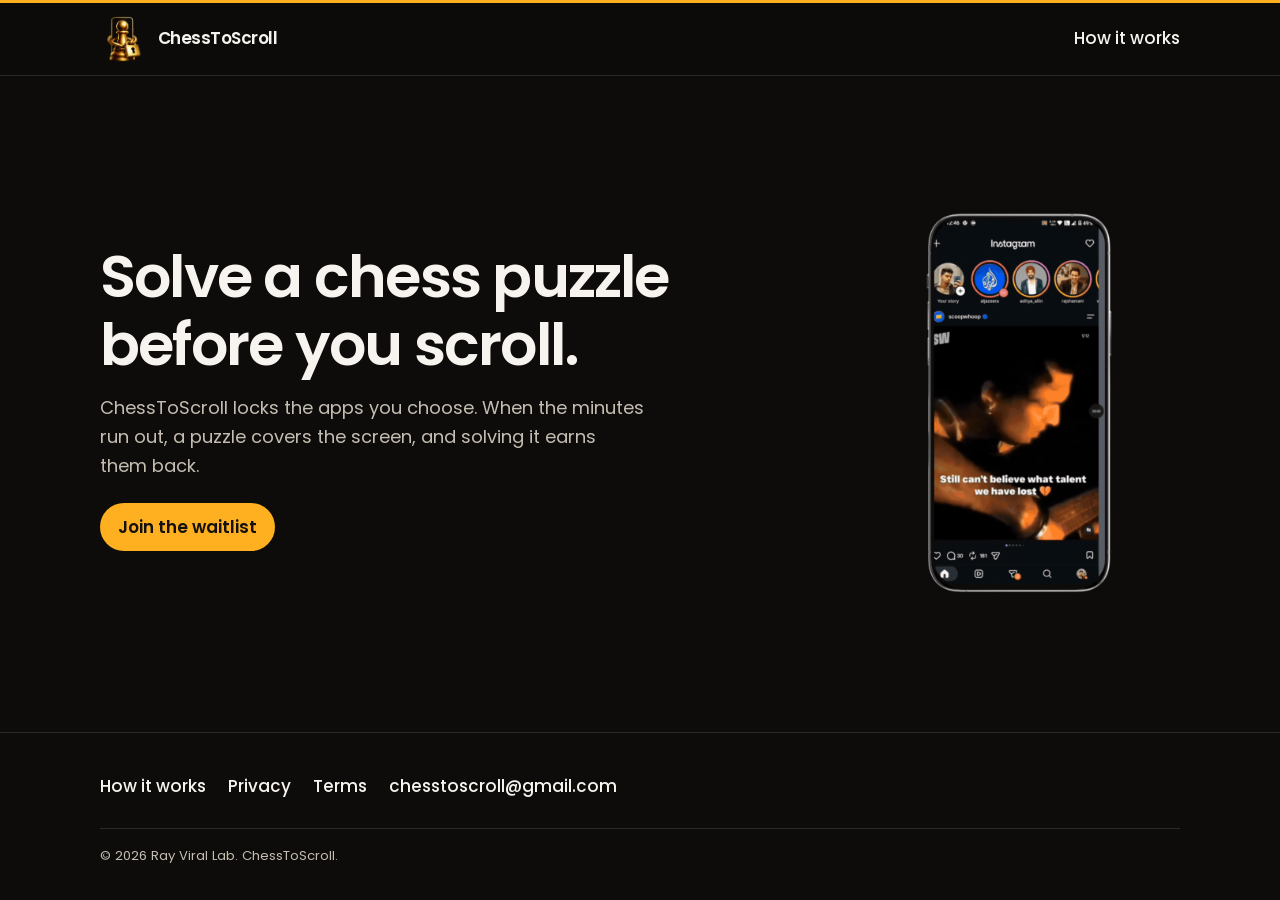
<file: index.html>
<!DOCTYPE html>
<html lang="en">
<head>
  <meta charset="utf-8">
  <meta name="viewport" content="width=device-width, initial-scale=1">
  <title>Solve a Chess Puzzle Before You Scroll | ChessToScroll</title>
  <meta name="description" content="ChessToScroll locks the apps you choose. Solve a chess puzzle to earn the minutes back, then spend them or save them. Android app. iOS on the way.">
  <link rel="canonical" href="https://chesstoscroll.com/">
  <meta name="theme-color" content="#0E0C0A">
  <meta name="robots" content="index,follow,max-image-preview:large,max-snippet:-1,max-video-preview:-1">
  <meta name="application-name" content="ChessToScroll">
  <meta property="og:type" content="website">
  <meta property="og:site_name" content="ChessToScroll">
  <meta property="og:title" content="Solve a Chess Puzzle Before You Scroll | ChessToScroll">
  <meta property="og:description" content="ChessToScroll locks the apps you choose. Solve a chess puzzle to earn the minutes back, then spend them or save them.">
  <meta property="og:url" content="https://chesstoscroll.com/">
  <meta property="og:locale" content="en_US">
  <meta property="og:image" content="https://chesstoscroll.com/og.png">
  <meta property="og:image:width" content="1200">
  <meta property="og:image:height" content="630">
  <meta property="og:image:alt" content="ChessToScroll. Solve a chess puzzle before you scroll.">
  <meta name="twitter:card" content="summary_large_image">
  <meta name="twitter:title" content="Solve a Chess Puzzle Before You Scroll | ChessToScroll">
  <meta name="twitter:description" content="Lock the apps you choose. Solve a chess puzzle to earn the minutes back.">
  <meta name="twitter:image" content="https://chesstoscroll.com/og.png">
  <link rel="icon" href="logo.png" type="image/png">
  <link rel="sitemap" type="application/xml" href="sitemap.xml">
  <link rel="alternate" hreflang="en" href="https://chesstoscroll.com/">
  <link rel="alternate" hreflang="x-default" href="https://chesstoscroll.com/">
  <link rel="stylesheet" href="styles.css">
  <script type="application/ld+json">
  {
    "@context": "https://schema.org",
    "@graph": [
      {
        "@type": "Organization",
        "@id": "https://chesstoscroll.com/#org",
        "name": "ChessToScroll",
        "legalName": "Ray Viral Lab",
        "url": "https://chesstoscroll.com/",
        "email": "chesstoscroll@gmail.com",
        "logo": "https://chesstoscroll.com/logo.png"
      },
      {
        "@type": "WebSite",
        "@id": "https://chesstoscroll.com/#website",
        "url": "https://chesstoscroll.com/",
        "name": "ChessToScroll",
        "description": "Solve a chess puzzle before you scroll.",
        "publisher": { "@id": "https://chesstoscroll.com/#org" }
      },
      {
        "@type": "SoftwareApplication",
        "name": "ChessToScroll",
        "applicationCategory": "LifestyleApplication",
        "operatingSystem": "Android",
        "url": "https://chesstoscroll.com/",
        "downloadUrl": "https://play.google.com/store/apps/details?id=com.hintapp.chesslock",
        "description": "ChessToScroll locks the apps you choose. Solve a chess puzzle to earn minutes back. Screen time should go down. Your chess should get better.",
        "publisher": { "@id": "https://chesstoscroll.com/#org" },
        "featureList": [
          "Lock selected apps behind a chess puzzle",
          "Checkmate puzzles from mate in 1 to mate in 4",
          "Minutes bank and daily streak",
          "No account, progress stays on the phone"
        ]
      }
    ]
  }
  </script>
</head>
<body>
  <a class="skip" href="#main">Skip to content</a>
  <header class="site-header nav-simple">
    <div class="bar">
      <a class="logo" href="index.html">
        <img src="logo.png" width="48" height="48" alt="">
        <span>ChessToScroll</span>
      </a>
      <input class="nav-toggle" type="checkbox" id="nav-toggle">
      <label class="nav-burger" for="nav-toggle"><span class="sr-only">Menu</span><span class="bars" aria-hidden="true"></span></label>
      <nav class="nav" id="site-nav" aria-label="Primary">
        <a href="how-it-works.html">How it works</a>
      </nav>
    </div>
  </header>
  <main id="main">
    <section class="hero">
      <div class="wrap hero-grid">
        <div>
          <h1>Solve a chess puzzle before you scroll.</h1>
          <p class="lede">ChessToScroll locks the apps you choose. When the minutes run out, a puzzle covers the screen, and solving it earns them back.</p>
          <div class="hero-actions">
            <a class="btn" href="https://tally.so/r/zx6x1Z" target="_blank" rel="noopener noreferrer">Join the waitlist</a>
          </div>
        </div>
        <figure class="phone-figure">
          <img class="phone-demo" src="intro.gif" width="810" height="1012" alt="A phone showing Instagram shortcuts and a search for Instagram.">
        </figure>
      </div>
    </section>
  </main>
  <footer class="site-footer">
    <div class="wrap footer-mini">
      <a href="how-it-works.html">How it works</a>
      <a href="privacy.html">Privacy</a>
      <a href="terms.html">Terms</a>
      <a href="mailto:chesstoscroll@gmail.com">chesstoscroll@gmail.com</a>
    </div>
    <div class="wrap legal-line">
      <p>© 2026 Ray Viral Lab. ChessToScroll.</p>
    </div>
  </footer>
</body>
</html>
</file>
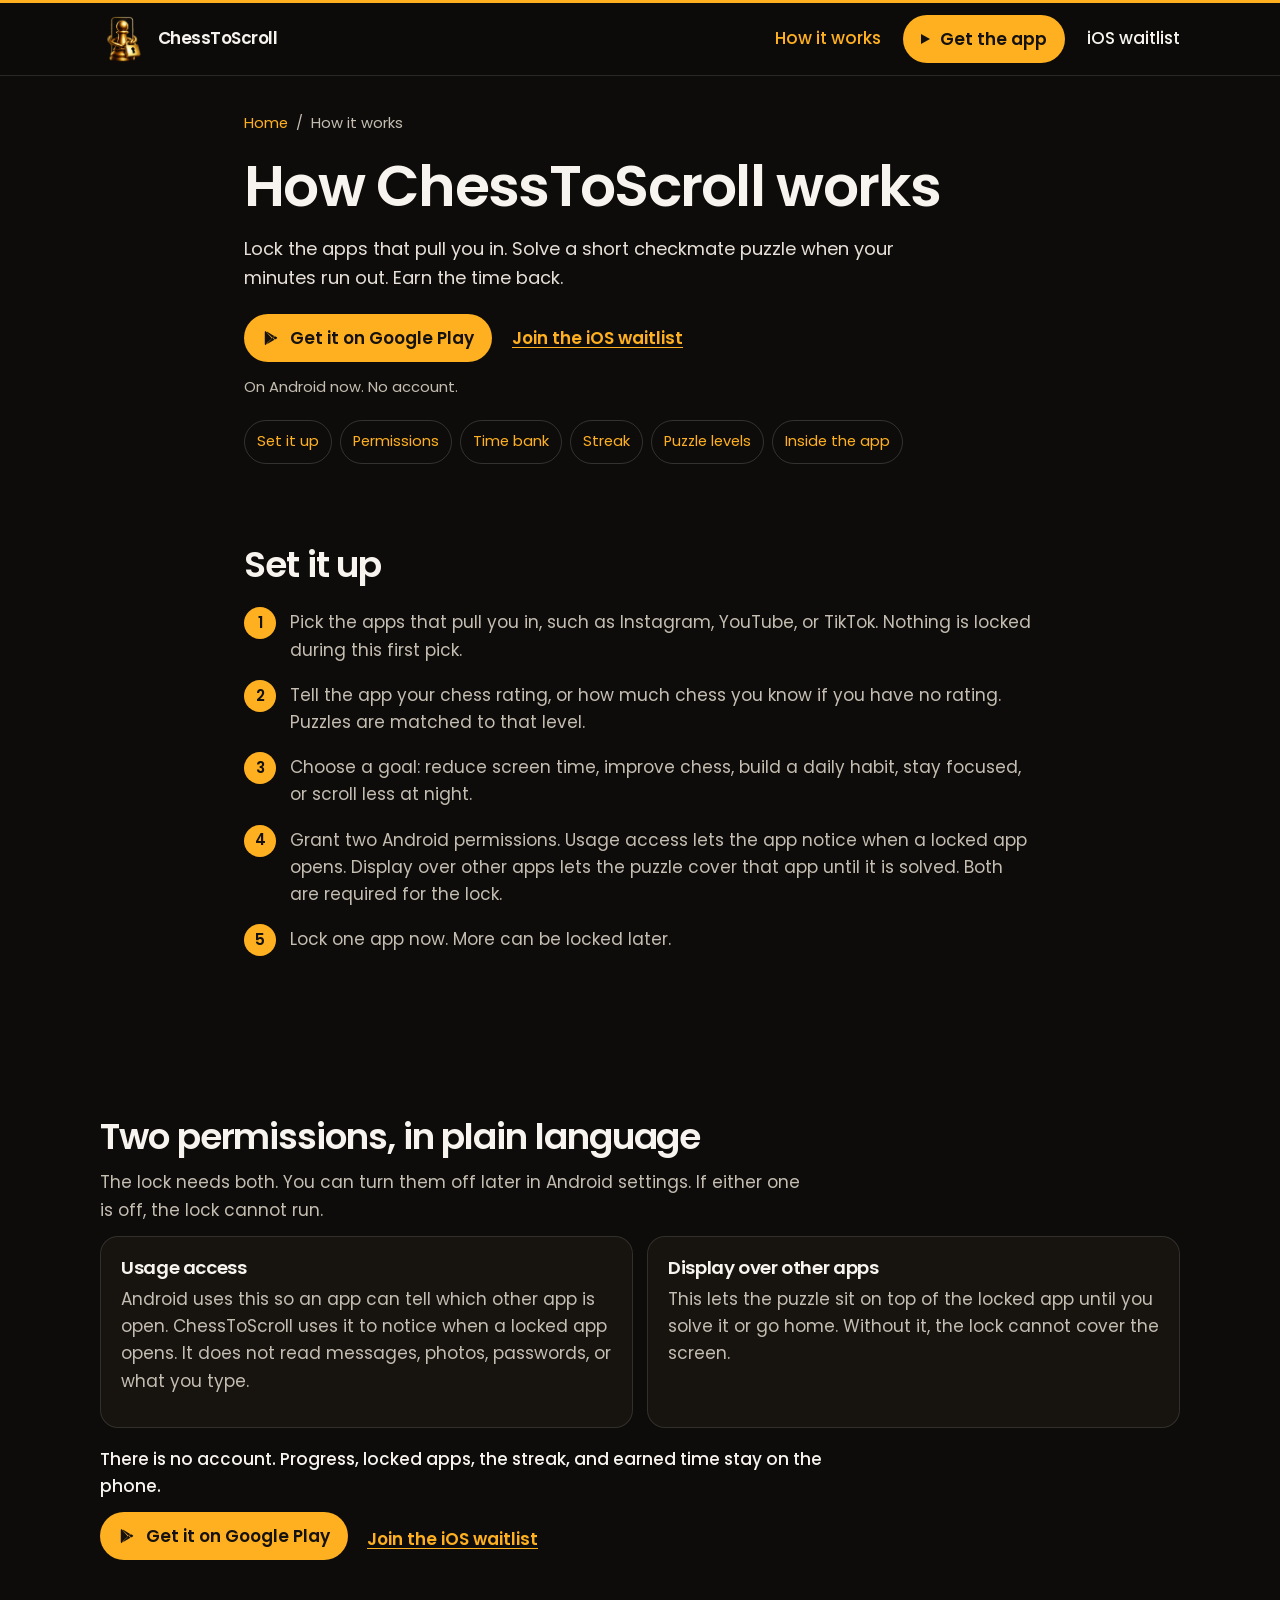
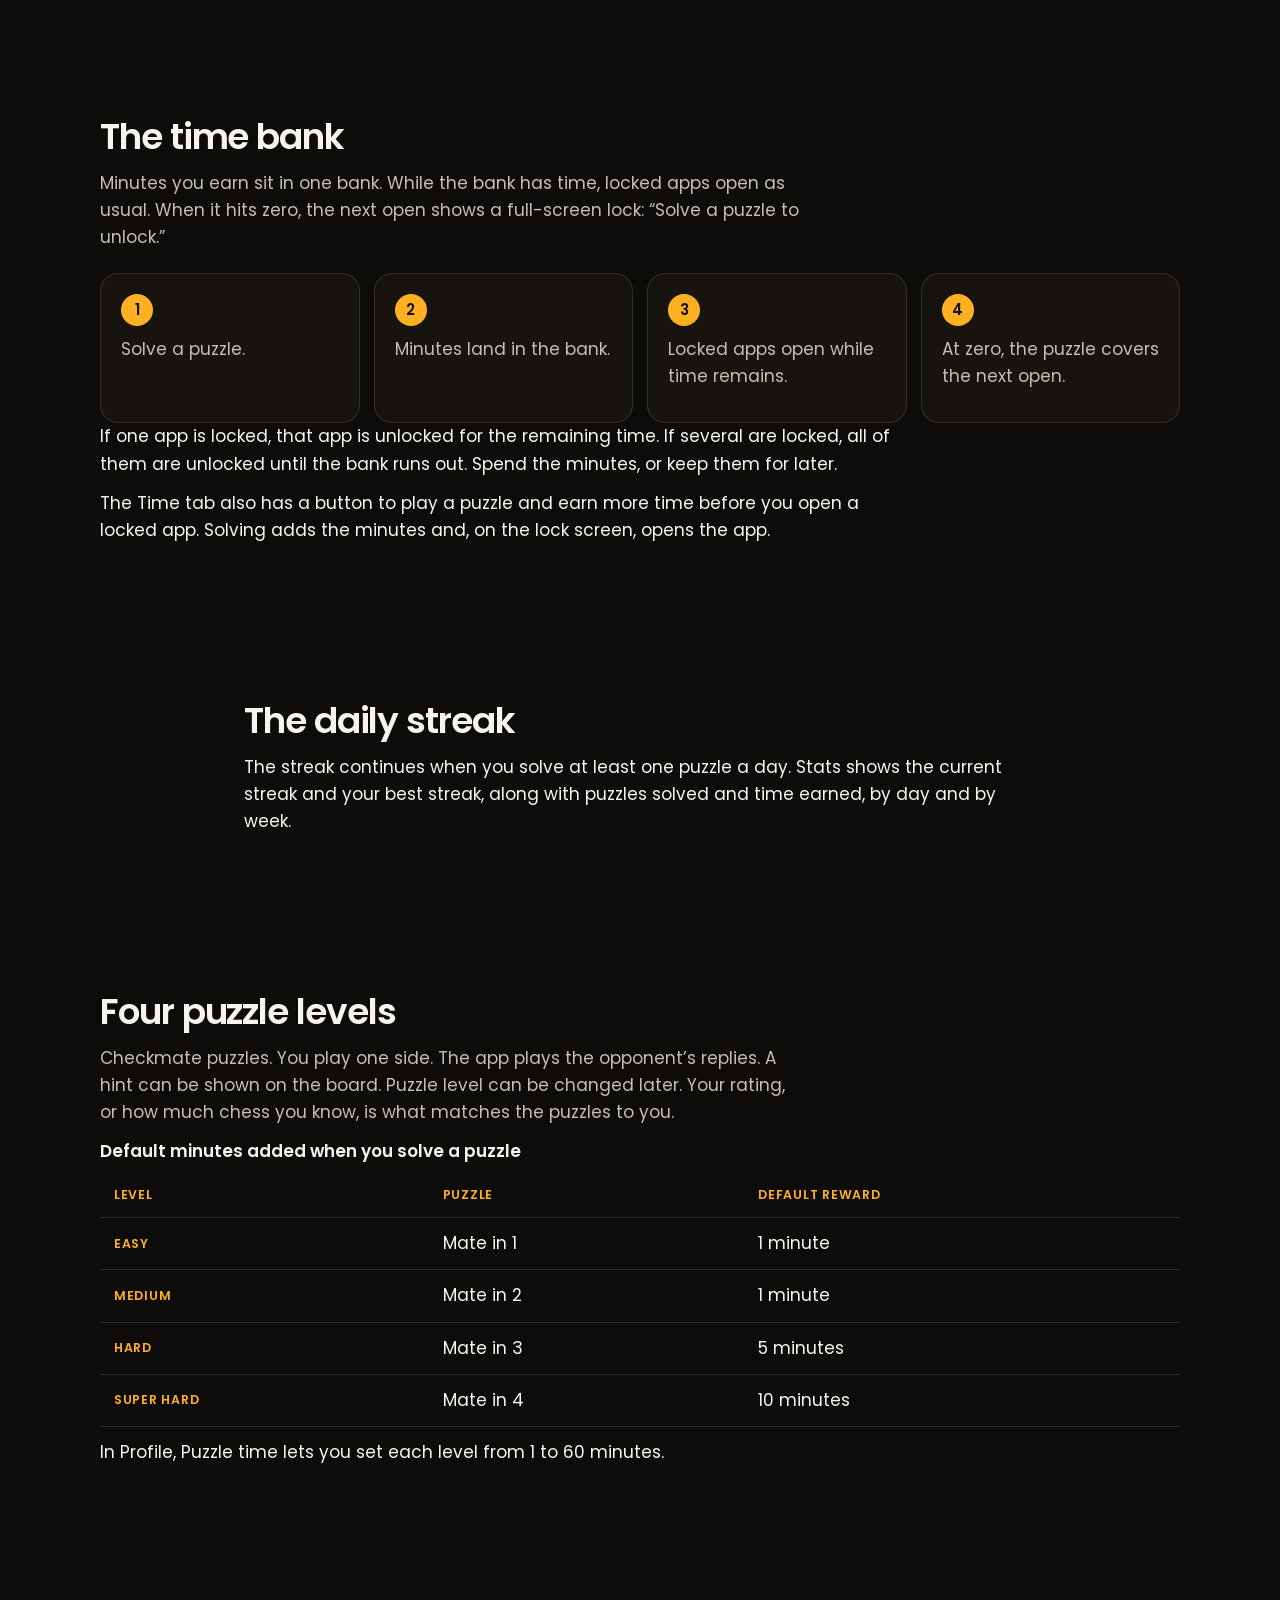
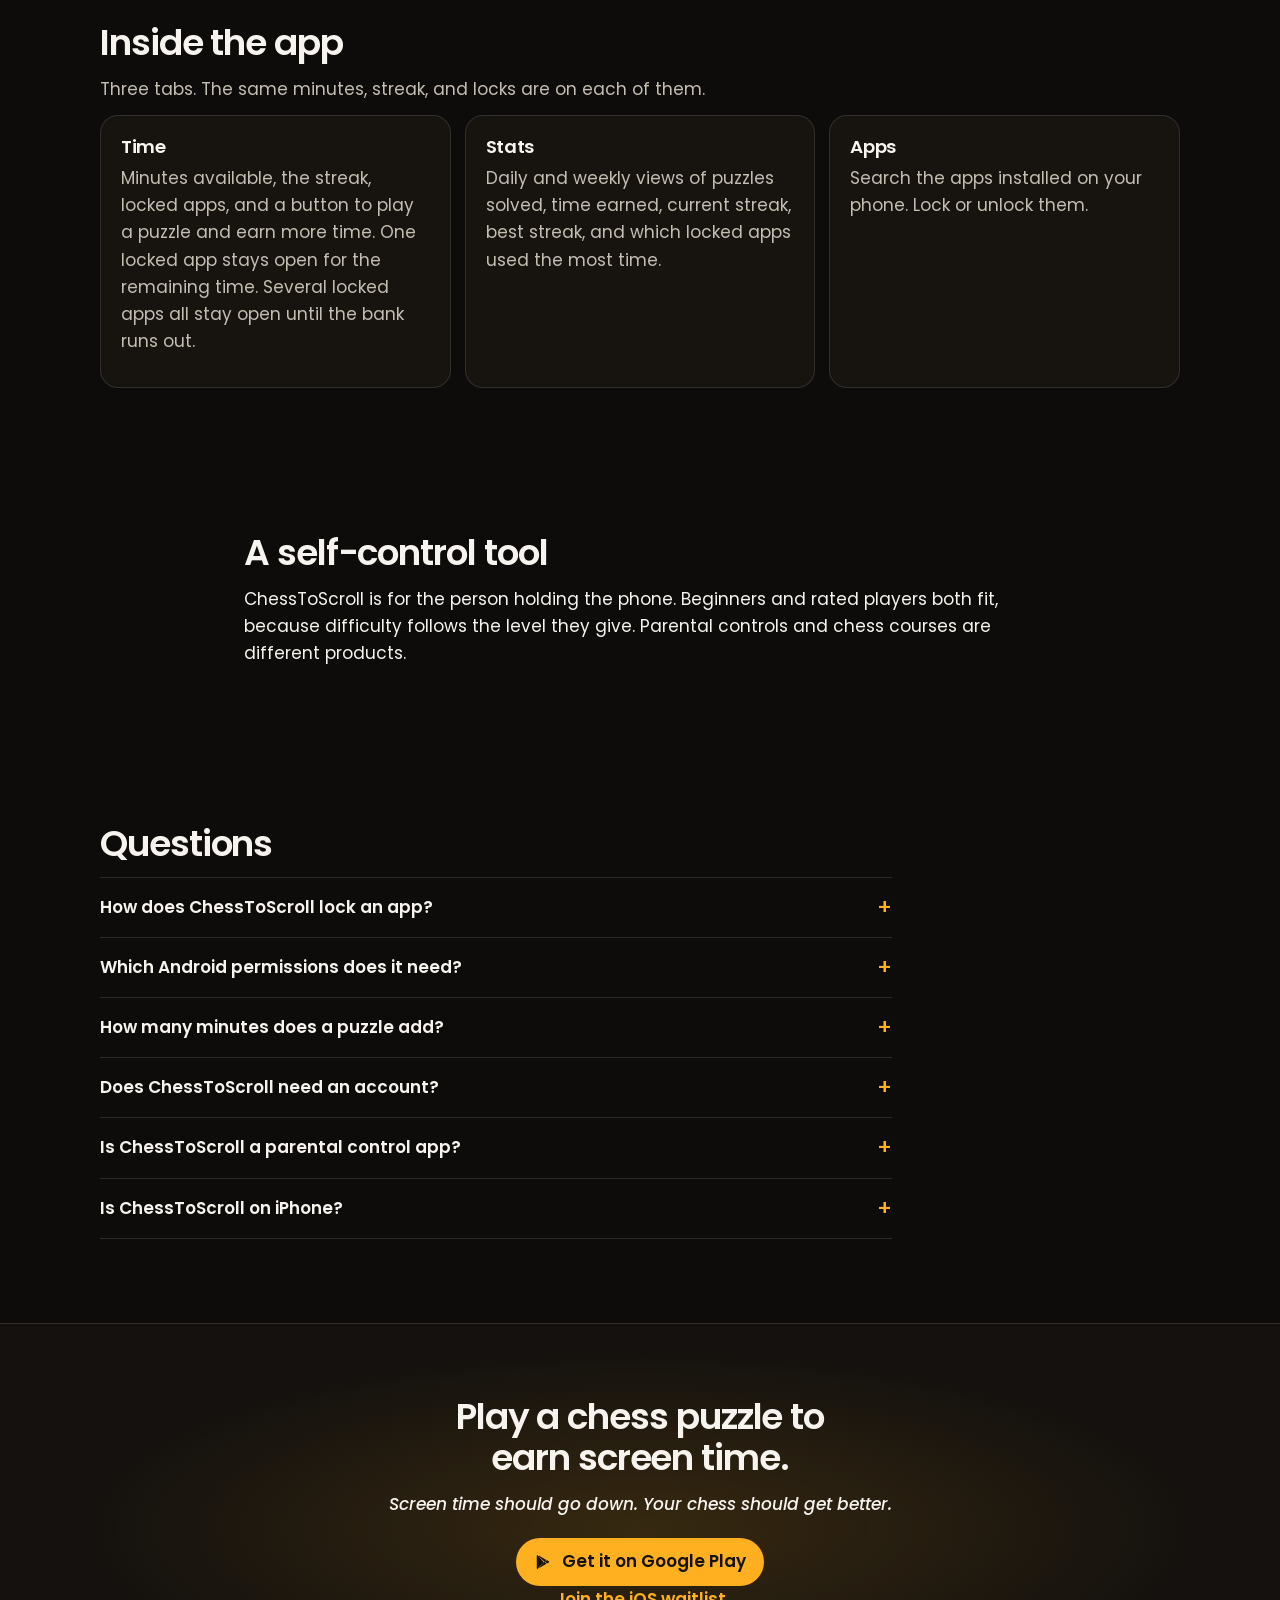
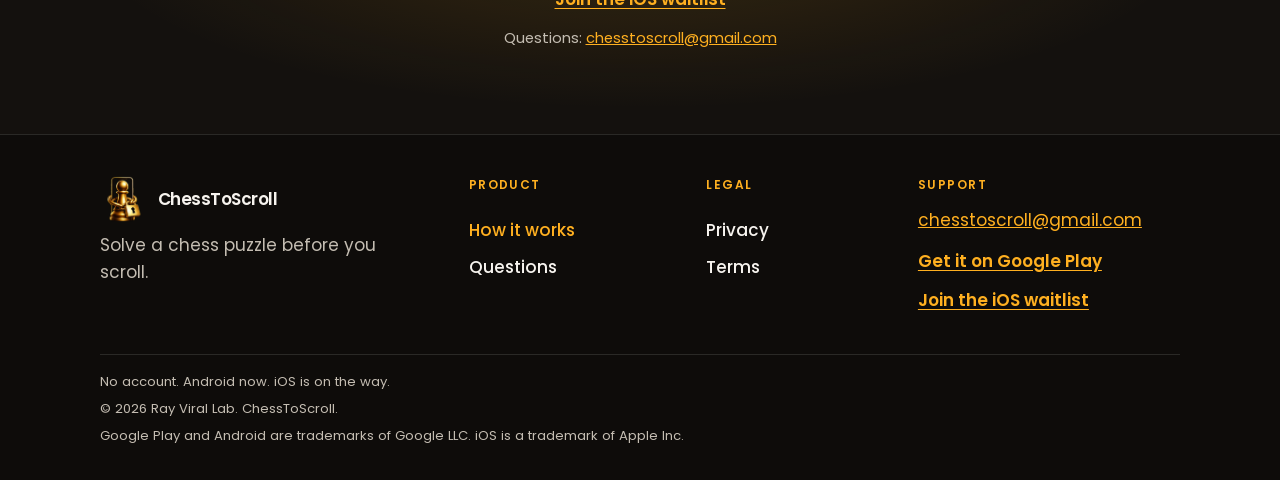
<file: how-it-works.html>
<!DOCTYPE html>
<html lang="en">
<head>
  <meta charset="utf-8">
  <meta name="viewport" content="width=device-width, initial-scale=1">
  <title>How ChessToScroll Works | Lock Apps, Solve, Earn Time</title>
  <meta name="description" content="Pick the apps, grant two Android permissions, and solve a mate puzzle when your minutes run out. Time bank, daily streaks, and four puzzle levels.">
  <link rel="canonical" href="https://chesstoscroll.com/how-it-works.html">
  <meta name="theme-color" content="#0E0C0A">
  <meta name="robots" content="index,follow,max-image-preview:large,max-snippet:-1,max-video-preview:-1">
  <meta property="og:type" content="article">
  <meta property="og:site_name" content="ChessToScroll">
  <meta property="og:title" content="How ChessToScroll Works | Lock Apps, Solve, Earn Time">
  <meta property="og:description" content="Permissions in plain language, the time bank, daily streaks, and mate puzzles from 1 to 4 moves.">
  <meta property="og:url" content="https://chesstoscroll.com/how-it-works.html">
  <meta property="og:locale" content="en_US">
  <meta property="og:image" content="https://chesstoscroll.com/og.png">
  <meta name="twitter:card" content="summary_large_image">
  <meta name="twitter:title" content="How ChessToScroll Works">
  <meta name="twitter:description" content="Lock apps, solve a chess puzzle, earn minutes back.">
  <meta name="twitter:image" content="https://chesstoscroll.com/og.png">
  <link rel="icon" href="logo.png" type="image/png">
  <link rel="stylesheet" href="styles.css">
  <script type="application/ld+json">
  {
    "@context": "https://schema.org",
    "@graph": [
      {
        "@type": "BreadcrumbList",
        "itemListElement": [
          { "@type": "ListItem", "position": 1, "name": "Home", "item": "https://chesstoscroll.com/" },
          { "@type": "ListItem", "position": 2, "name": "How it works", "item": "https://chesstoscroll.com/how-it-works.html" }
        ]
      },
      {
        "@type": "FAQPage",
        "mainEntity": [
          {
            "@type": "Question",
            "name": "How does ChessToScroll lock an app?",
            "acceptedAnswer": {
              "@type": "Answer",
              "text": "You pick the app, then turn the lock on. Nothing is locked during the first pick. When you open a locked app and your minutes are gone, a puzzle covers the screen. You can solve it or go home. Solving adds minutes and opens the app."
            }
          },
          {
            "@type": "Question",
            "name": "Which Android permissions does it need?",
            "acceptedAnswer": {
              "@type": "Answer",
              "text": "Two. Usage access lets ChessToScroll notice when a locked app opens. Display over other apps lets the puzzle cover that app until you solve it or go home. Both are required for the lock."
            }
          },
          {
            "@type": "Question",
            "name": "How many minutes does a puzzle add?",
            "acceptedAnswer": {
              "@type": "Answer",
              "text": "Easy, mate in 1, adds 1 minute by default. Medium, mate in 2, adds 1 minute. Hard, mate in 3, adds 5 minutes. Super Hard, mate in 4, adds 10 minutes. In Profile, Puzzle time can set each level from 1 to 60 minutes."
            }
          },
          {
            "@type": "Question",
            "name": "Does ChessToScroll need an account?",
            "acceptedAnswer": {
              "@type": "Answer",
              "text": "No. Progress, locked apps, the streak, and earned time stay on the phone."
            }
          },
          {
            "@type": "Question",
            "name": "Is ChessToScroll a parental control app?",
            "acceptedAnswer": {
              "@type": "Answer",
              "text": "No. It is a self-control tool for the person using the phone. It is not a chess course."
            }
          },
          {
            "@type": "Question",
            "name": "Is ChessToScroll on iPhone?",
            "acceptedAnswer": {
              "@type": "Answer",
              "text": "Not yet. ChessToScroll is on Android now. You can join the iOS waitlist."
            }
          }
        ]
      }
    ]
  }
  </script>
</head>
<body>
  <a class="skip" href="#main">Skip to content</a>
  <header class="site-header">
    <div class="bar">
      <a class="logo" href="index.html">
        <img src="logo.png" width="48" height="48" alt="">
        <span>ChessToScroll</span>
      </a>
      <input class="nav-toggle" type="checkbox" id="nav-toggle">
      <label class="nav-burger" for="nav-toggle"><span class="sr-only">Menu</span><span class="bars" aria-hidden="true"></span></label>
      <nav class="nav" id="site-nav" aria-label="Primary">
        <a href="how-it-works.html" aria-current="page">How it works</a>
        <a class="btn" href="https://play.google.com/store/apps/details?id=com.hintapp.chesslock" target="_blank" rel="noopener noreferrer"><span class="play" aria-hidden="true"></span>Get the app</a>
        <a href="https://tally.so/r/zx6x1Z" target="_blank" rel="noopener noreferrer">iOS waitlist</a>
      </nav>
    </div>
  </header>
  <main id="main">
    <header class="page-head">
      <div class="wrap prose">
        <nav class="crumbs" aria-label="Breadcrumb">
          <a href="index.html">Home</a>
          <span aria-hidden="true">/</span>
          <span>How it works</span>
        </nav>
        <h1>How ChessToScroll works</h1>
        <p class="lede">Lock the apps that pull you in. Solve a short checkmate puzzle when your minutes run out. Earn the time back.</p>
        <div class="hero-actions">
          <a class="btn" href="https://play.google.com/store/apps/details?id=com.hintapp.chesslock" target="_blank" rel="noopener noreferrer">
            <svg class="icon" viewBox="0 0 24 24" width="18" height="18" aria-hidden="true"><path fill="currentColor" d="M4.4 2.6c-.5.4-.7 1.1-.7 1.9v15c0 .8.2 1.5.7 1.9l.1.1 8.8-8.8v-.2L4.5 2.5l-.1.1zm9.6 9.1 2.6 2.6-9.1 5.2c-.6.4-1.2.3-1.5-.1l8-7.7zm2.6-2.6L14 11.7 6 4.1c.3-.4.9-.5 1.5-.1l8.1 5.1zm.8.5 2.3 1.3c.8.5.8 1.2 0 1.7l-2.3 1.3-2.8-2.8 2.8-1.5z"/></svg>
            Get it on Google Play
          </a>
          <a class="text-link" href="https://tally.so/r/zx6x1Z" target="_blank" rel="noopener noreferrer">Join the iOS waitlist</a>
        </div>
        <p class="fine">On Android now. No account.</p>
        <nav class="onpage" aria-label="On this page">
          <a href="#setup">Set it up</a>
          <a href="#permissions">Permissions</a>
          <a href="#time-bank">Time bank</a>
          <a href="#streaks">Streak</a>
          <a href="#puzzles">Puzzle levels</a>
          <a href="#inside">Inside the app</a>
        </nav>
      </div>
    </header>

    <section class="block" id="setup" aria-labelledby="setup-title">
      <div class="wrap prose">
        <h2 id="setup-title">Set it up</h2>
        <ol class="setup-list">
          <li>
            <span class="num">1</span>
            <p>Pick the apps that pull you in, such as Instagram, YouTube, or TikTok. Nothing is locked during this first pick.</p>
          </li>
          <li>
            <span class="num">2</span>
            <p>Tell the app your chess rating, or how much chess you know if you have no rating. Puzzles are matched to that level.</p>
          </li>
          <li>
            <span class="num">3</span>
            <p>Choose a goal: reduce screen time, improve chess, build a daily habit, stay focused, or scroll less at night.</p>
          </li>
          <li>
            <span class="num">4</span>
            <p>Grant two Android permissions. Usage access lets the app notice when a locked app opens. Display over other apps lets the puzzle cover that app until it is solved. Both are required for the lock.</p>
          </li>
          <li>
            <span class="num">5</span>
            <p>Lock one app now. More can be locked later.</p>
          </li>
        </ol>
      </div>
    </section>

    <section class="block" id="permissions" aria-labelledby="permissions-title">
      <div class="wrap">
        <div class="intro">
          <h2 id="permissions-title">Two permissions, in plain language</h2>
          <p>The lock needs both. You can turn them off later in Android settings. If either one is off, the lock cannot run.</p>
        </div>
        <div class="cards two">
          <article class="card">
            <h3>Usage access</h3>
            <p>Android uses this so an app can tell which other app is open. ChessToScroll uses it to notice when a locked app opens. It does not read messages, photos, passwords, or what you type.</p>
          </article>
          <article class="card">
            <h3>Display over other apps</h3>
            <p>This lets the puzzle sit on top of the locked app until you solve it or go home. Without it, the lock cannot cover the screen.</p>
          </article>
        </div>
        <div class="prose">
          <p class="boundary">There is no account. Progress, locked apps, the streak, and earned time stay on the phone.</p>
          <p><a class="btn" href="https://play.google.com/store/apps/details?id=com.hintapp.chesslock" target="_blank" rel="noopener noreferrer">
            <svg class="icon" viewBox="0 0 24 24" width="18" height="18" aria-hidden="true"><path fill="currentColor" d="M4.4 2.6c-.5.4-.7 1.1-.7 1.9v15c0 .8.2 1.5.7 1.9l.1.1 8.8-8.8v-.2L4.5 2.5l-.1.1zm9.6 9.1 2.6 2.6-9.1 5.2c-.6.4-1.2.3-1.5-.1l8-7.7zm2.6-2.6L14 11.7 6 4.1c.3-.4.9-.5 1.5-.1l8.1 5.1zm.8.5 2.3 1.3c.8.5.8 1.2 0 1.7l-2.3 1.3-2.8-2.8 2.8-1.5z"/></svg>
            Get it on Google Play
          </a>
          <a class="text-link" href="https://tally.so/r/zx6x1Z" target="_blank" rel="noopener noreferrer">Join the iOS waitlist</a></p>
        </div>
      </div>
    </section>

    <section class="block" id="time-bank" aria-labelledby="bank-title">
      <div class="wrap">
        <div class="intro">
          <h2 id="bank-title">The time bank</h2>
          <p>Minutes you earn sit in one bank. While the bank has time, locked apps open as usual. When it hits zero, the next open shows a full-screen lock: “Solve a puzzle to unlock.”</p>
        </div>
        <ol class="flow">
          <li><span class="num">1</span><p>Solve a puzzle.</p></li>
          <li><span class="num">2</span><p>Minutes land in the bank.</p></li>
          <li><span class="num">3</span><p>Locked apps open while time remains.</p></li>
          <li><span class="num">4</span><p>At zero, the puzzle covers the next open.</p></li>
        </ol>
        <div class="prose">
          <p>If one app is locked, that app is unlocked for the remaining time. If several are locked, all of them are unlocked until the bank runs out. Spend the minutes, or keep them for later.</p>
          <p>The Time tab also has a button to play a puzzle and earn more time before you open a locked app. Solving adds the minutes and, on the lock screen, opens the app.</p>
        </div>
      </div>
    </section>

    <section class="block" id="streaks" aria-labelledby="streak-title">
      <div class="wrap prose">
        <h2 id="streak-title">The daily streak</h2>
        <p>The streak continues when you solve at least one puzzle a day. Stats shows the current streak and your best streak, along with puzzles solved and time earned, by day and by week.</p>
      </div>
    </section>

    <section class="block" id="puzzles" aria-labelledby="puzzles-title">
      <div class="wrap">
        <div class="intro">
          <h2 id="puzzles-title">Four puzzle levels</h2>
          <p>Checkmate puzzles. You play one side. The app plays the opponent’s replies. A hint can be shown on the board. Puzzle level can be changed later. Your rating, or how much chess you know, is what matches the puzzles to you.</p>
        </div>
        <div class="table-wrap">
          <table>
            <caption>Default minutes added when you solve a puzzle</caption>
            <thead>
              <tr>
                <th scope="col">Level</th>
                <th scope="col">Puzzle</th>
                <th scope="col">Default reward</th>
              </tr>
            </thead>
            <tbody>
              <tr>
                <th scope="row">Easy</th>
                <td>Mate in 1</td>
                <td>1 minute</td>
              </tr>
              <tr>
                <th scope="row">Medium</th>
                <td>Mate in 2</td>
                <td>1 minute</td>
              </tr>
              <tr>
                <th scope="row">Hard</th>
                <td>Mate in 3</td>
                <td>5 minutes</td>
              </tr>
              <tr>
                <th scope="row">Super Hard</th>
                <td>Mate in 4</td>
                <td>10 minutes</td>
              </tr>
            </tbody>
          </table>
        </div>
        <p class="prose">In Profile, Puzzle time lets you set each level from 1 to 60 minutes.</p>
      </div>
    </section>

    <section class="block" id="inside" aria-labelledby="inside-title">
      <div class="wrap">
        <div class="intro">
          <h2 id="inside-title">Inside the app</h2>
          <p>Three tabs. The same minutes, streak, and locks are on each of them.</p>
        </div>
        <div class="cards three">
          <article class="card">
            <h3>Time</h3>
            <p>Minutes available, the streak, locked apps, and a button to play a puzzle and earn more time. One locked app stays open for the remaining time. Several locked apps all stay open until the bank runs out.</p>
          </article>
          <article class="card">
            <h3>Stats</h3>
            <p>Daily and weekly views of puzzles solved, time earned, current streak, best streak, and which locked apps used the most time.</p>
          </article>
          <article class="card">
            <h3>Apps</h3>
            <p>Search the apps installed on your phone. Lock or unlock them.</p>
          </article>
        </div>
      </div>
    </section>

    <section class="block" id="self-control" aria-labelledby="self-title">
      <div class="wrap prose">
        <h2 id="self-title">A self-control tool</h2>
        <p>ChessToScroll is for the person holding the phone. Beginners and rated players both fit, because difficulty follows the level they give. Parental controls and chess courses are different products.</p>
      </div>
    </section>

    <section class="block" id="faq" aria-labelledby="faq-title">
      <div class="wrap">
        <h2 id="faq-title">Questions</h2>
        <div class="faq">
          <details>
            <summary>How does ChessToScroll lock an app?</summary>
            <p>You pick the app, then turn the lock on. Nothing is locked during the first pick. When you open a locked app and your minutes are gone, a puzzle covers the screen. You can solve it or go home. Solving adds minutes and opens the app.</p>
          </details>
          <details>
            <summary>Which Android permissions does it need?</summary>
            <p>Two. Usage access lets ChessToScroll notice when a locked app opens. Display over other apps lets the puzzle cover that app until you solve it or go home. Both are required for the lock.</p>
          </details>
          <details>
            <summary>How many minutes does a puzzle add?</summary>
            <p>Easy, mate in 1, adds 1 minute by default. Medium, mate in 2, adds 1 minute. Hard, mate in 3, adds 5 minutes. Super Hard, mate in 4, adds 10 minutes. In Profile, Puzzle time can set each level from 1 to 60 minutes.</p>
          </details>
          <details>
            <summary>Does ChessToScroll need an account?</summary>
            <p>No. Progress, locked apps, the streak, and earned time stay on the phone.</p>
          </details>
          <details>
            <summary>Is ChessToScroll a parental control app?</summary>
            <p>No. It is a self-control tool for the person using the phone. It is not a chess course.</p>
          </details>
          <details>
            <summary>Is ChessToScroll on iPhone?</summary>
            <p>Not yet. ChessToScroll is on Android now. You can <a href="https://tally.so/r/zx6x1Z" target="_blank" rel="noopener noreferrer">join the iOS waitlist</a>.</p>
          </details>
        </div>
      </div>
    </section>

    <section class="cta-band" aria-labelledby="close-title">
      <div class="wrap">
        <h2 id="close-title">Play a chess puzzle to earn screen time.</h2>
        <p class="promise">Screen time should go down. Your chess should get better.</p>
        <a class="btn" href="https://play.google.com/store/apps/details?id=com.hintapp.chesslock" target="_blank" rel="noopener noreferrer">
          <svg class="icon" viewBox="0 0 24 24" width="18" height="18" aria-hidden="true"><path fill="currentColor" d="M4.4 2.6c-.5.4-.7 1.1-.7 1.9v15c0 .8.2 1.5.7 1.9l.1.1 8.8-8.8v-.2L4.5 2.5l-.1.1zm9.6 9.1 2.6 2.6-9.1 5.2c-.6.4-1.2.3-1.5-.1l8-7.7zm2.6-2.6L14 11.7 6 4.1c.3-.4.9-.5 1.5-.1l8.1 5.1zm.8.5 2.3 1.3c.8.5.8 1.2 0 1.7l-2.3 1.3-2.8-2.8 2.8-1.5z"/></svg>
          Get it on Google Play
        </a>
        <p><a class="text-link" href="https://tally.so/r/zx6x1Z" target="_blank" rel="noopener noreferrer">Join the iOS waitlist</a></p>
        <p class="fine">Questions: <a href="mailto:chesstoscroll@gmail.com">chesstoscroll@gmail.com</a></p>
      </div>
    </section>
  </main>
  <footer class="site-footer">
    <div class="wrap footer-grid">
      <div class="footer-brand">
        <a class="logo" href="index.html">
          <img src="logo.png" width="48" height="48" alt="">
          <span>ChessToScroll</span>
        </a>
        <p>Solve a chess puzzle before you scroll.</p>
      </div>
      <nav class="footer-nav" aria-label="Product">
        <p class="foot-label">Product</p>
        <a href="how-it-works.html" aria-current="page">How it works</a>
        <a href="how-it-works.html#faq">Questions</a>
      </nav>
      <nav class="footer-nav" aria-label="Legal">
        <p class="foot-label">Legal</p>
        <a href="privacy.html">Privacy</a>
        <a href="terms.html">Terms</a>
      </nav>
      <div>
        <p class="foot-label">Support</p>
        <address><a href="mailto:chesstoscroll@gmail.com">chesstoscroll@gmail.com</a></address>
        <p><a class="text-link" href="https://play.google.com/store/apps/details?id=com.hintapp.chesslock" target="_blank" rel="noopener noreferrer">Get it on Google Play</a></p>
        <p><a class="text-link" href="https://tally.so/r/zx6x1Z" target="_blank" rel="noopener noreferrer">Join the iOS waitlist</a></p>
      </div>
    </div>
    <div class="wrap legal-line">
      <p>No account. Android now. iOS is on the way.</p>
      <p>© 2026 Ray Viral Lab. ChessToScroll.</p>
      <p>Google Play and Android are trademarks of Google LLC. iOS is a trademark of Apple Inc.</p>
    </div>
  </footer>
</body>
</html>
</file>
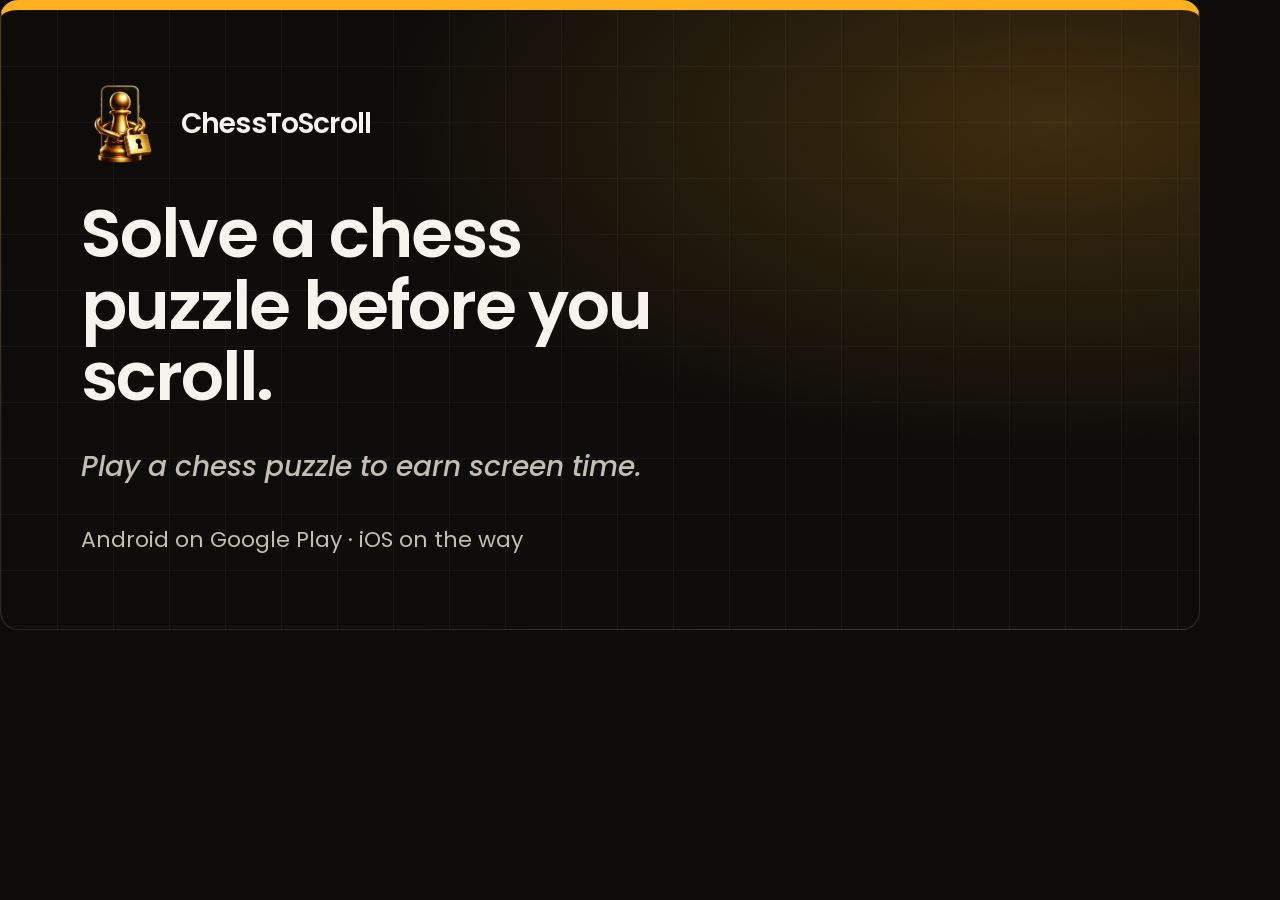
<file: og-card.html>
<!DOCTYPE html>
<html lang="en">
<head>
  <meta charset="utf-8">
  <meta name="robots" content="noindex">
  <title>ChessToScroll share image</title>
  <link rel="stylesheet" href="styles.css">
  <style>
    html, body { width: 1200px; height: 630px; overflow: hidden; margin: 0; }
    body { display: block; min-height: 0; background: #0e0c0a; }
    .card {
      width: 1200px;
      height: 630px;
      padding: 72px 80px;
      display: flex;
      flex-direction: column;
      justify-content: space-between;
      background:
        radial-gradient(ellipse at 88% 18%, rgba(255, 176, 32, 0.2), transparent 46%),
        linear-gradient(rgba(247, 244, 239, 0.04) 1px, transparent 1px),
        linear-gradient(90deg, rgba(247, 244, 239, 0.04) 1px, transparent 1px),
        #0e0c0a;
      background-size: auto, 56px 56px, 56px 56px, auto;
      border-top: 10px solid #ffb020;
    }
    .brand { display: flex; align-items: center; gap: 16px; font-size: 28px; font-weight: 600; letter-spacing: -0.03em; }
    .brand img { width: 84px; height: 84px; object-fit: contain; }
    h1 { font-size: 68px; max-width: 14ch; margin: 0; line-height: 1.05; }
    .sub { font-size: 28px; font-style: italic; font-weight: 500; margin: 0; }
    .foot { font-size: 22px; color: #c4bdb2; margin: 0; }
  </style>
</head>
<body>
  <div class="card">
    <div class="brand"><img src="logo.png" alt=""> ChessToScroll</div>
    <h1>Solve a chess puzzle before you scroll.</h1>
    <p class="sub">Play a chess puzzle to earn screen time.</p>
    <p class="foot">Android on Google Play · iOS on the way</p>
  </div>
</body>
</html>
</file>
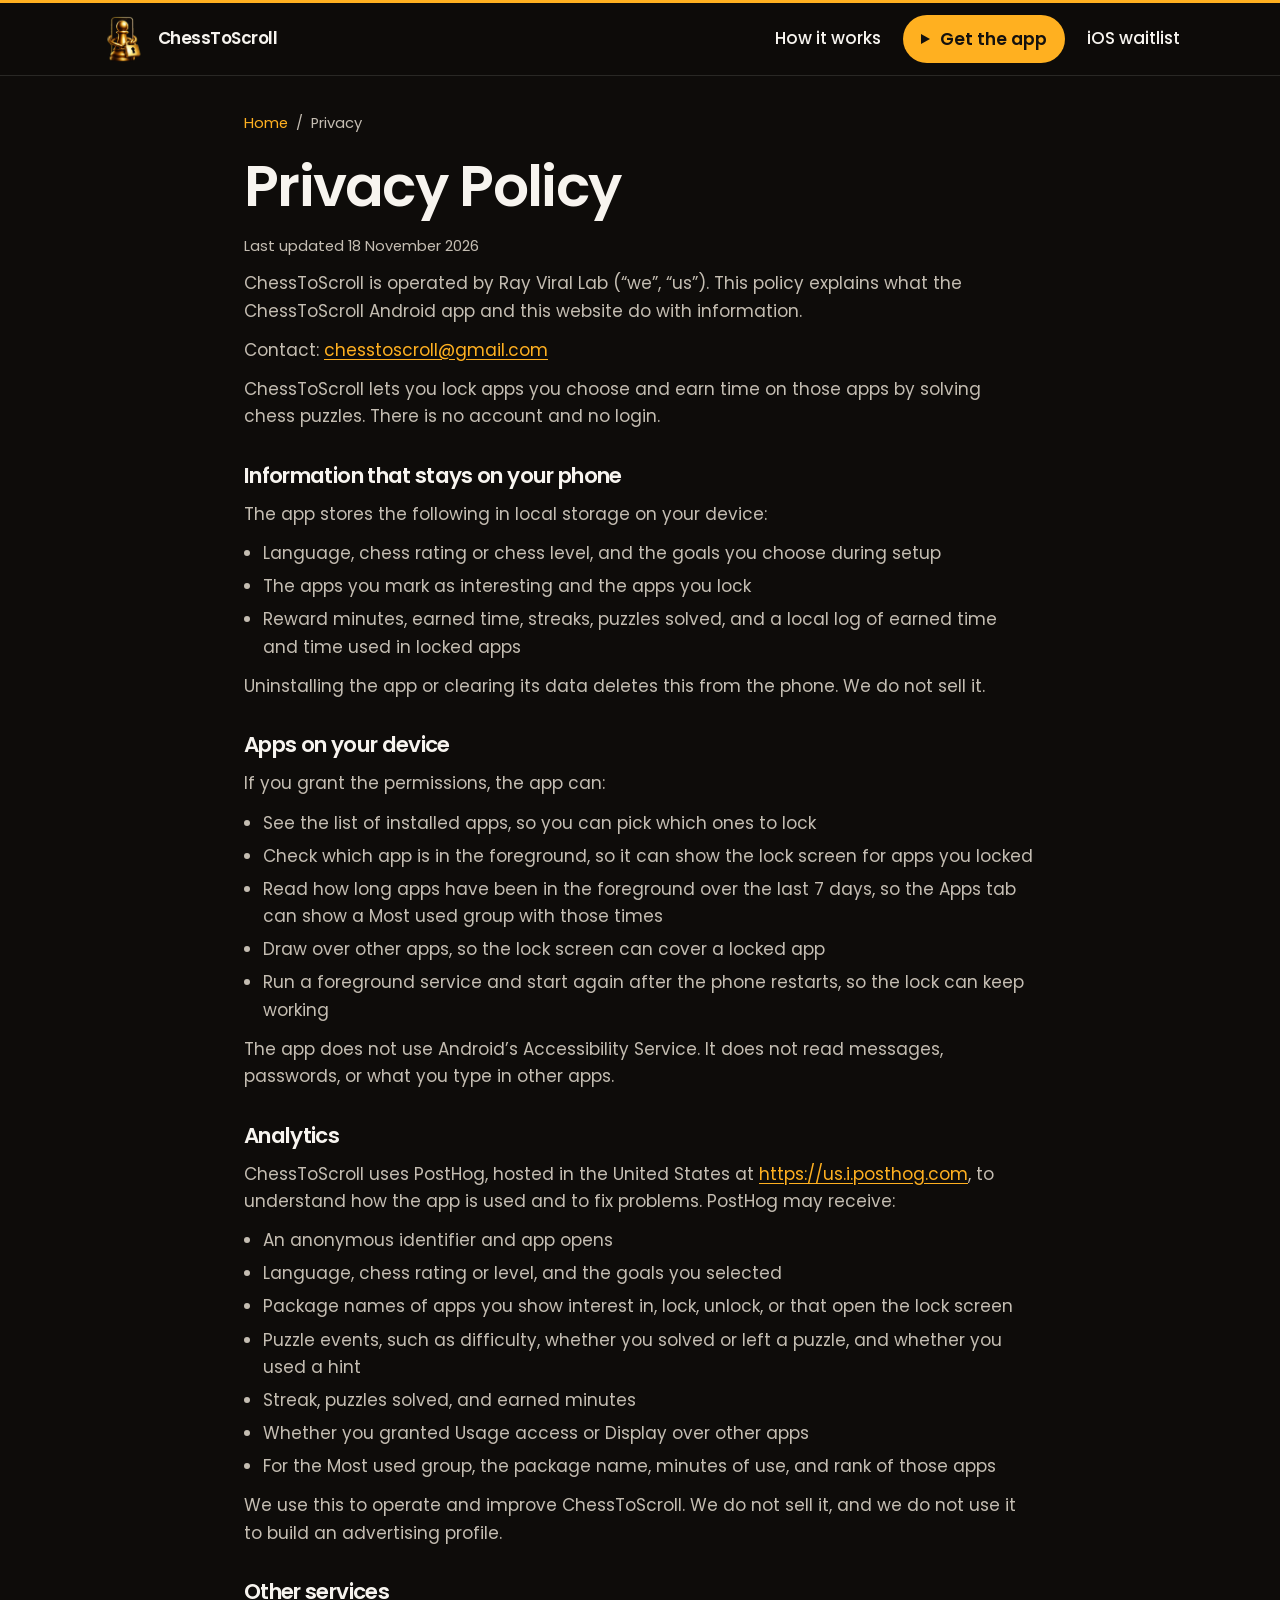
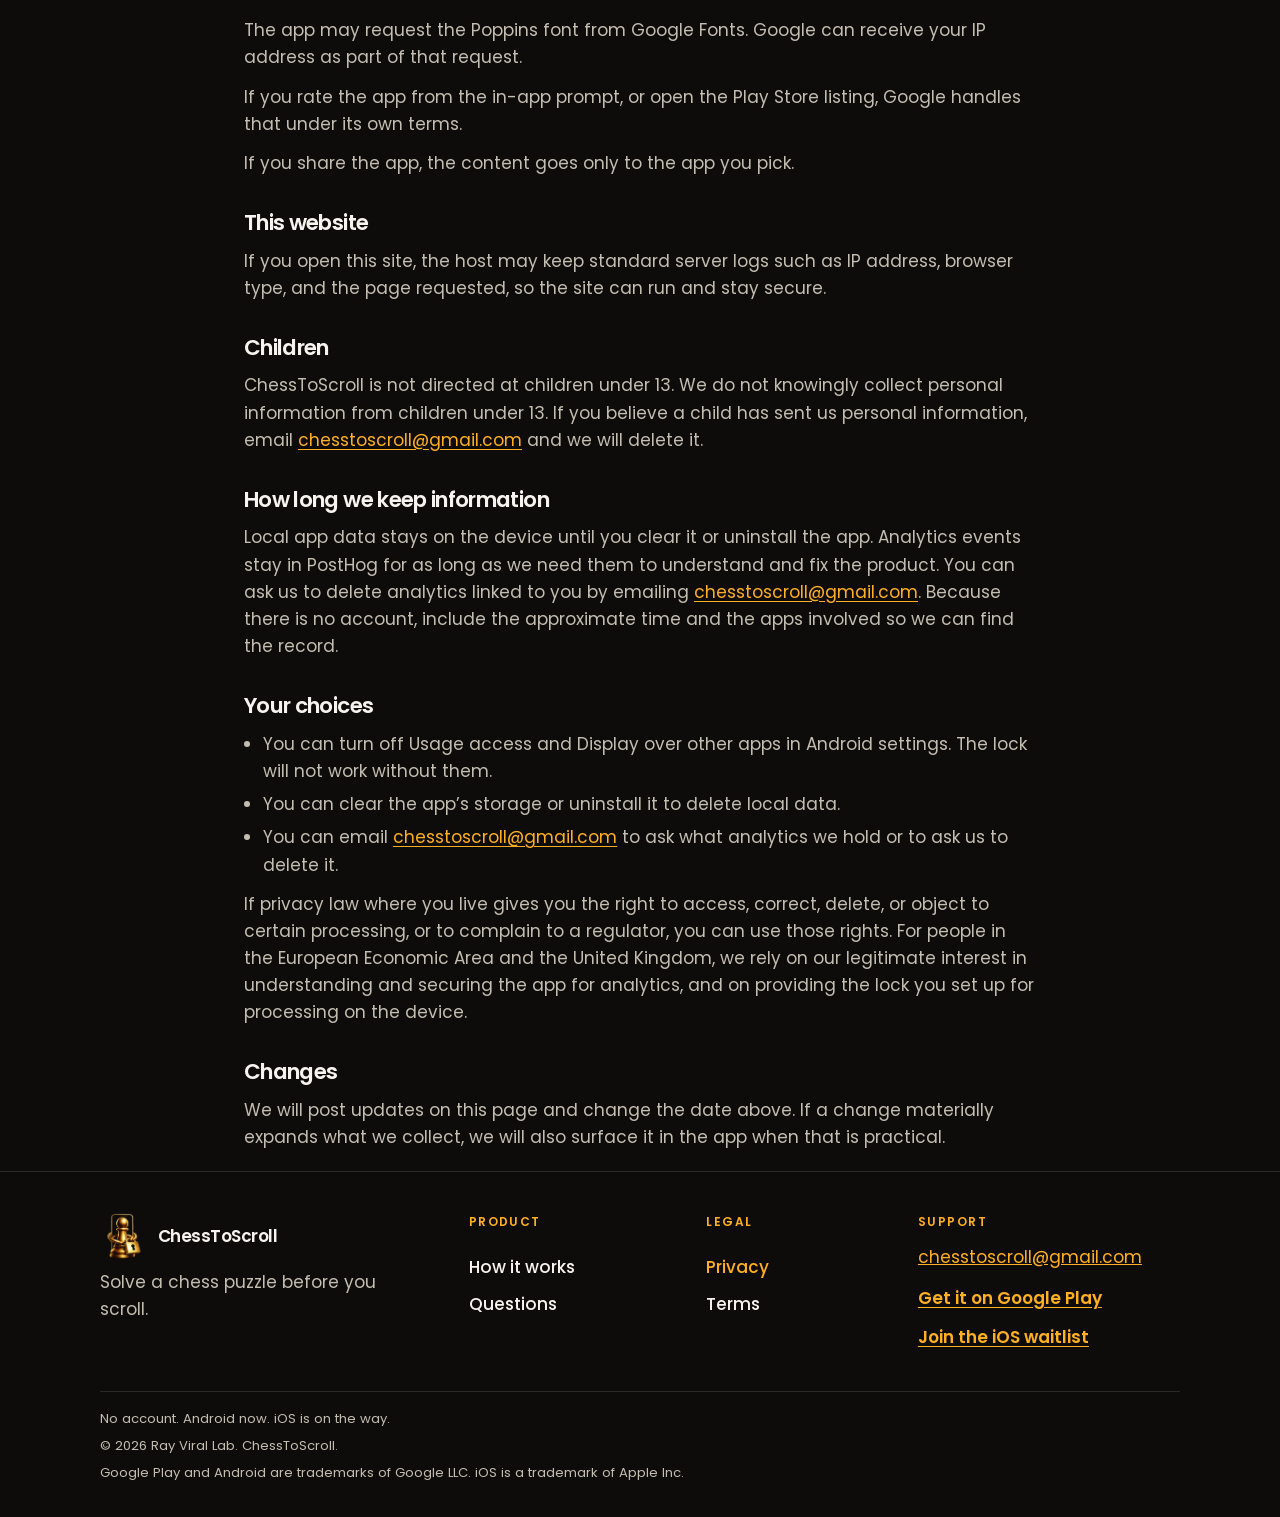
<file: privacy.html>
<!DOCTYPE html>
<html lang="en">
<head>
  <meta charset="utf-8">
  <meta name="viewport" content="width=device-width, initial-scale=1">
  <title>Privacy Policy | ChessToScroll</title>
  <meta name="description" content="No account. ChessToScroll keeps settings on your phone and sends anonymous usage events to PostHog. Read what the lock can see.">
  <link rel="canonical" href="https://chesstoscroll.com/privacy.html">
  <meta name="theme-color" content="#0E0C0A">
  <meta name="robots" content="index,follow">
  <meta property="og:type" content="article">
  <meta property="og:site_name" content="ChessToScroll">
  <meta property="og:title" content="Privacy Policy | ChessToScroll">
  <meta property="og:description" content="No account. Settings stay on your phone. Anonymous usage events go to PostHog.">
  <meta property="og:url" content="https://chesstoscroll.com/privacy.html">
  <meta property="og:locale" content="en_US">
  <meta property="og:image" content="https://chesstoscroll.com/og.png">
  <meta name="twitter:card" content="summary_large_image">
  <meta name="twitter:title" content="Privacy Policy | ChessToScroll">
  <meta name="twitter:description" content="No account. Settings stay on your phone. Anonymous usage events go to PostHog.">
  <meta name="twitter:image" content="https://chesstoscroll.com/og.png">
  <link rel="icon" href="logo.png" type="image/png">
  <link rel="stylesheet" href="styles.css">
  <script type="application/ld+json">
  {
    "@context": "https://schema.org",
    "@graph": [
      {
        "@type": "WebPage",
        "name": "Privacy Policy",
        "url": "https://chesstoscroll.com/privacy.html",
        "dateModified": "2026-11-18",
        "isPartOf": "https://chesstoscroll.com/",
        "about": "ChessToScroll"
      },
      {
        "@type": "BreadcrumbList",
        "itemListElement": [
          { "@type": "ListItem", "position": 1, "name": "Home", "item": "https://chesstoscroll.com/" },
          { "@type": "ListItem", "position": 2, "name": "Privacy Policy", "item": "https://chesstoscroll.com/privacy.html" }
        ]
      }
    ]
  }
  </script>
</head>
<body>
  <a class="skip" href="#main">Skip to content</a>
  <header class="site-header">
    <div class="bar">
      <a class="logo" href="index.html">
        <img src="logo.png" width="48" height="48" alt="">
        <span>ChessToScroll</span>
      </a>
      <input class="nav-toggle" type="checkbox" id="nav-toggle">
      <label class="nav-burger" for="nav-toggle"><span class="sr-only">Menu</span><span class="bars" aria-hidden="true"></span></label>
      <nav class="nav" id="site-nav" aria-label="Primary">
        <a href="how-it-works.html">How it works</a>
        <a class="btn" href="https://play.google.com/store/apps/details?id=com.hintapp.chesslock" target="_blank" rel="noopener noreferrer"><span class="play" aria-hidden="true"></span>Get the app</a>
        <a href="https://tally.so/r/zx6x1Z" target="_blank" rel="noopener noreferrer">iOS waitlist</a>
      </nav>
    </div>
  </header>
  <main id="main">
    <article class="page-head">
      <div class="wrap legal">
        <nav class="crumbs" aria-label="Breadcrumb">
          <a href="index.html">Home</a>
          <span aria-hidden="true">/</span>
          <span>Privacy</span>
        </nav>
        <h1>Privacy Policy</h1>
        <p class="fine">Last updated <time datetime="2026-11-18">18 November 2026</time></p>
        <p>ChessToScroll is operated by Ray Viral Lab (“we”, “us”). This policy explains what the ChessToScroll Android app and this website do with information.</p>
        <p>Contact: <a href="mailto:chesstoscroll@gmail.com">chesstoscroll@gmail.com</a></p>
        <p>ChessToScroll lets you lock apps you choose and earn time on those apps by solving chess puzzles. There is no account and no login.</p>

        <h2>Information that stays on your phone</h2>
        <p>The app stores the following in local storage on your device:</p>
        <ul>
          <li>Language, chess rating or chess level, and the goals you choose during setup</li>
          <li>The apps you mark as interesting and the apps you lock</li>
          <li>Reward minutes, earned time, streaks, puzzles solved, and a local log of earned time and time used in locked apps</li>
        </ul>
        <p>Uninstalling the app or clearing its data deletes this from the phone. We do not sell it.</p>

        <h2>Apps on your device</h2>
        <p>If you grant the permissions, the app can:</p>
        <ul>
          <li>See the list of installed apps, so you can pick which ones to lock</li>
          <li>Check which app is in the foreground, so it can show the lock screen for apps you locked</li>
          <li>Read how long apps have been in the foreground over the last 7 days, so the Apps tab can show a Most used group with those times</li>
          <li>Draw over other apps, so the lock screen can cover a locked app</li>
          <li>Run a foreground service and start again after the phone restarts, so the lock can keep working</li>
        </ul>
        <p>The app does not use Android’s Accessibility Service. It does not read messages, passwords, or what you type in other apps.</p>

        <h2>Analytics</h2>
        <p>ChessToScroll uses PostHog, hosted in the United States at <a href="https://us.i.posthog.com">https://us.i.posthog.com</a>, to understand how the app is used and to fix problems. PostHog may receive:</p>
        <ul>
          <li>An anonymous identifier and app opens</li>
          <li>Language, chess rating or level, and the goals you selected</li>
          <li>Package names of apps you show interest in, lock, unlock, or that open the lock screen</li>
          <li>Puzzle events, such as difficulty, whether you solved or left a puzzle, and whether you used a hint</li>
          <li>Streak, puzzles solved, and earned minutes</li>
          <li>Whether you granted Usage access or Display over other apps</li>
          <li>For the Most used group, the package name, minutes of use, and rank of those apps</li>
        </ul>
        <p>We use this to operate and improve ChessToScroll. We do not sell it, and we do not use it to build an advertising profile.</p>

        <h2>Other services</h2>
        <p>The app may request the Poppins font from Google Fonts. Google can receive your IP address as part of that request.</p>
        <p>If you rate the app from the in-app prompt, or open the Play Store listing, Google handles that under its own terms.</p>
        <p>If you share the app, the content goes only to the app you pick.</p>

        <h2>This website</h2>
        <p>If you open this site, the host may keep standard server logs such as IP address, browser type, and the page requested, so the site can run and stay secure.</p>

        <h2>Children</h2>
        <p>ChessToScroll is not directed at children under 13. We do not knowingly collect personal information from children under 13. If you believe a child has sent us personal information, email <a href="mailto:chesstoscroll@gmail.com">chesstoscroll@gmail.com</a> and we will delete it.</p>

        <h2>How long we keep information</h2>
        <p>Local app data stays on the device until you clear it or uninstall the app. Analytics events stay in PostHog for as long as we need them to understand and fix the product. You can ask us to delete analytics linked to you by emailing <a href="mailto:chesstoscroll@gmail.com">chesstoscroll@gmail.com</a>. Because there is no account, include the approximate time and the apps involved so we can find the record.</p>

        <h2>Your choices</h2>
        <ul>
          <li>You can turn off Usage access and Display over other apps in Android settings. The lock will not work without them.</li>
          <li>You can clear the app’s storage or uninstall it to delete local data.</li>
          <li>You can email <a href="mailto:chesstoscroll@gmail.com">chesstoscroll@gmail.com</a> to ask what analytics we hold or to ask us to delete it.</li>
        </ul>
        <p>If privacy law where you live gives you the right to access, correct, delete, or object to certain processing, or to complain to a regulator, you can use those rights. For people in the European Economic Area and the United Kingdom, we rely on our legitimate interest in understanding and securing the app for analytics, and on providing the lock you set up for processing on the device.</p>

        <h2>Changes</h2>
        <p>We will post updates on this page and change the date above. If a change materially expands what we collect, we will also surface it in the app when that is practical.</p>
      </div>
    </article>
  </main>
  <footer class="site-footer">
    <div class="wrap footer-grid">
      <div class="footer-brand">
        <a class="logo" href="index.html">
          <img src="logo.png" width="48" height="48" alt="">
          <span>ChessToScroll</span>
        </a>
        <p>Solve a chess puzzle before you scroll.</p>
      </div>
      <nav class="footer-nav" aria-label="Product">
        <p class="foot-label">Product</p>
        <a href="how-it-works.html">How it works</a>
        <a href="how-it-works.html#faq">Questions</a>
      </nav>
      <nav class="footer-nav" aria-label="Legal">
        <p class="foot-label">Legal</p>
        <a href="privacy.html" aria-current="page">Privacy</a>
        <a href="terms.html">Terms</a>
      </nav>
      <div>
        <p class="foot-label">Support</p>
        <address><a href="mailto:chesstoscroll@gmail.com">chesstoscroll@gmail.com</a></address>
        <p><a class="text-link" href="https://play.google.com/store/apps/details?id=com.hintapp.chesslock" target="_blank" rel="noopener noreferrer">Get it on Google Play</a></p>
        <p><a class="text-link" href="https://tally.so/r/zx6x1Z" target="_blank" rel="noopener noreferrer">Join the iOS waitlist</a></p>
      </div>
    </div>
    <div class="wrap legal-line">
      <p>No account. Android now. iOS is on the way.</p>
      <p>© 2026 Ray Viral Lab. ChessToScroll.</p>
      <p>Google Play and Android are trademarks of Google LLC. iOS is a trademark of Apple Inc.</p>
    </div>
  </footer>
</body>
</html>
</file>
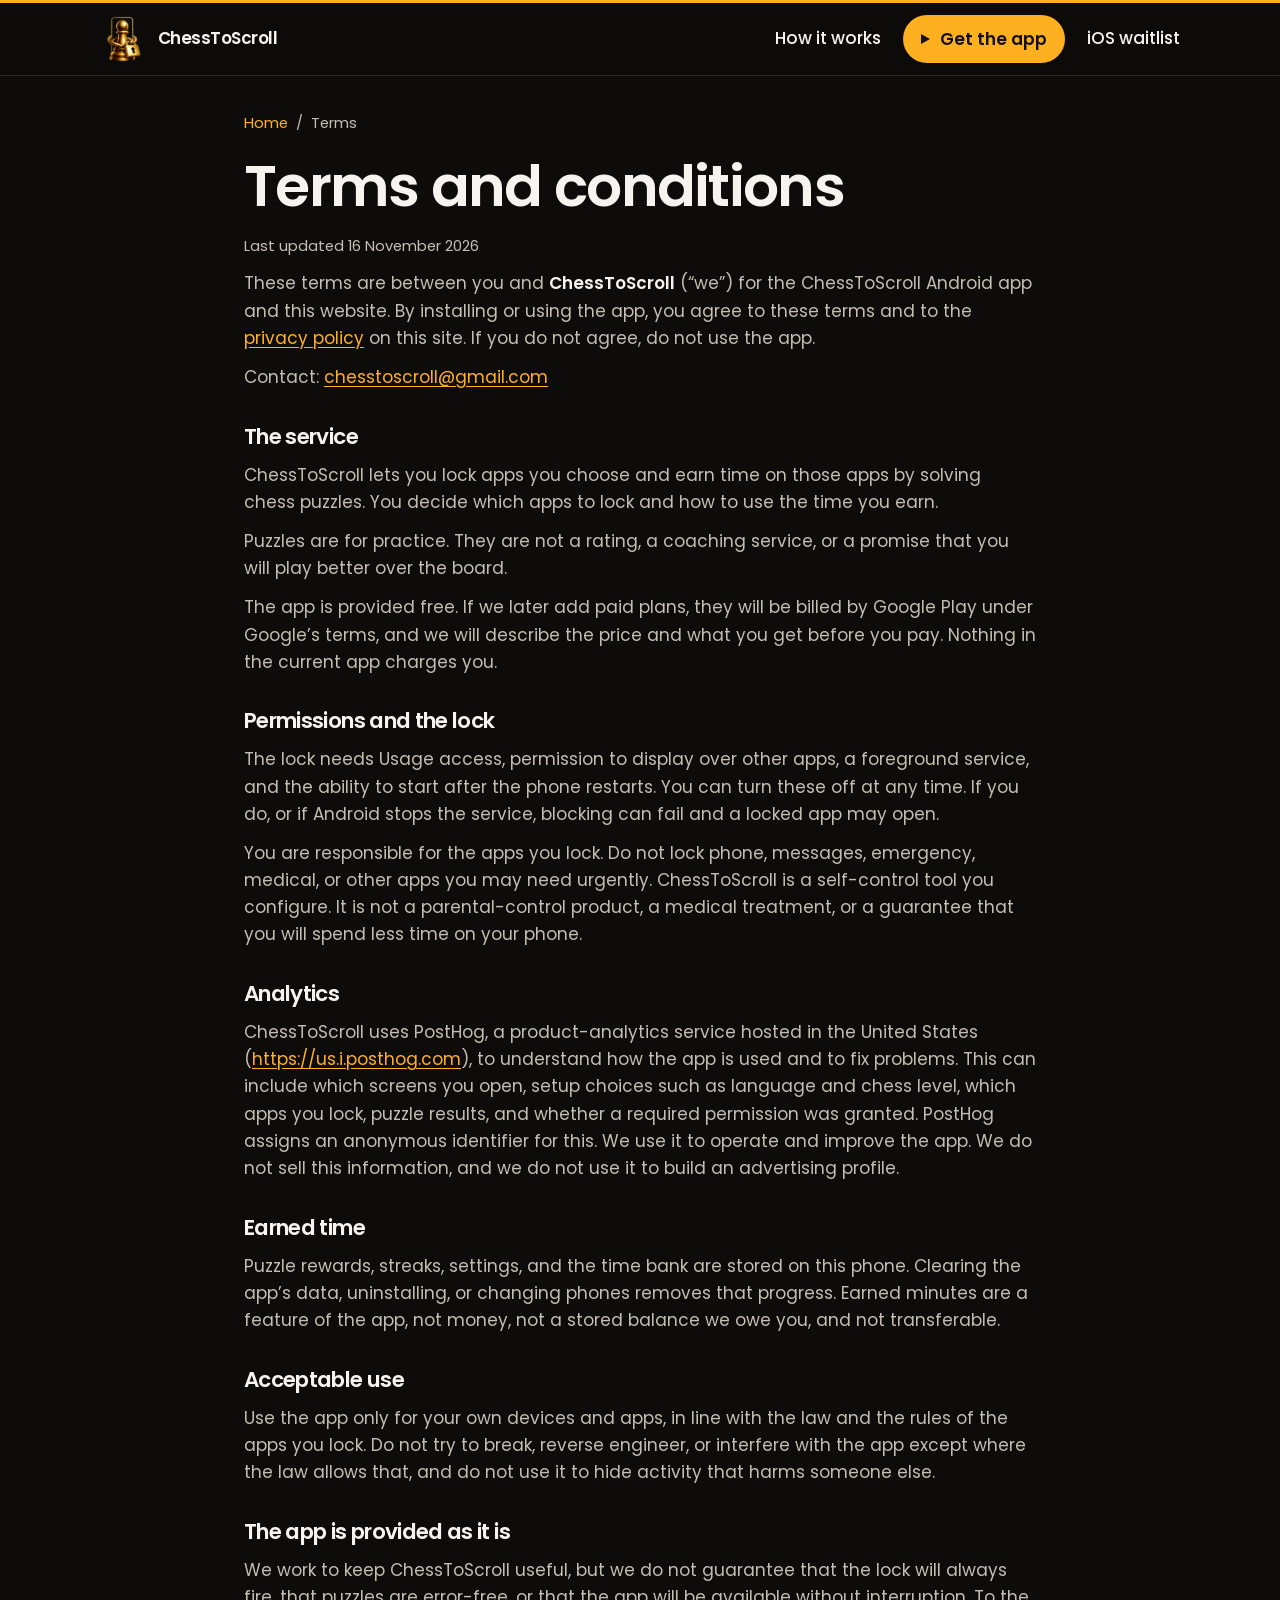
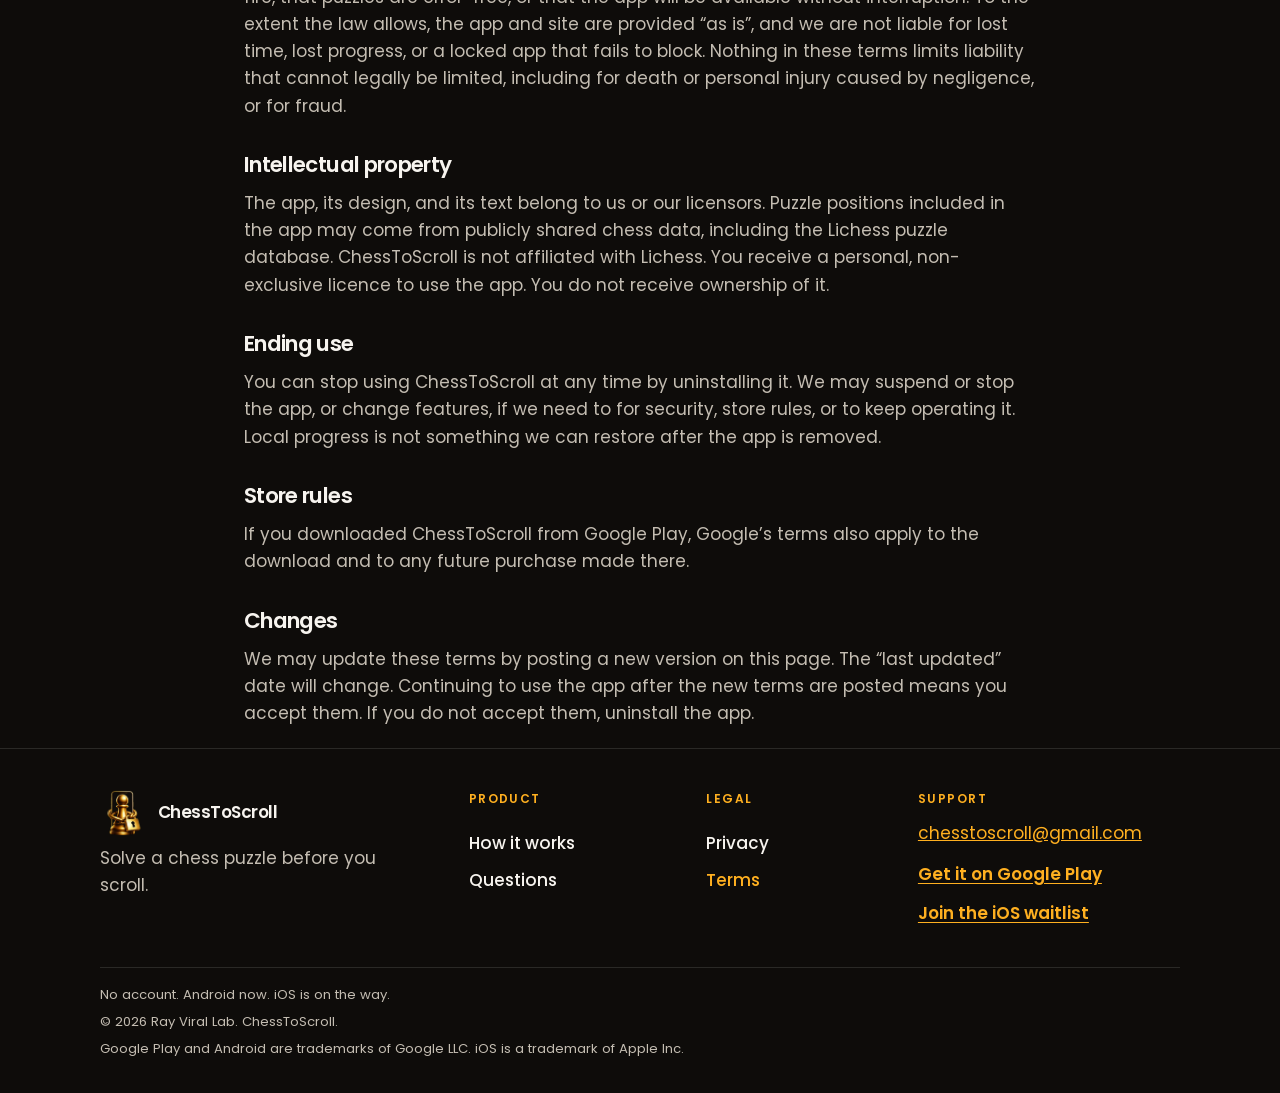
<file: terms.html>
<!DOCTYPE html>
<html lang="en">
<head>
  <meta charset="utf-8">
  <meta name="viewport" content="width=device-width, initial-scale=1">
  <title>Terms and Conditions | ChessToScroll</title>
  <meta name="description" content="Terms for the ChessToScroll Android app and this website. The lock, earned time, and what the app does not promise.">
  <link rel="canonical" href="https://chesstoscroll.com/terms.html">
  <meta name="theme-color" content="#0E0C0A">
  <meta name="robots" content="index,follow">
  <meta property="og:type" content="article">
  <meta property="og:site_name" content="ChessToScroll">
  <meta property="og:title" content="Terms and Conditions | ChessToScroll">
  <meta property="og:description" content="Terms for the ChessToScroll Android app and this website.">
  <meta property="og:url" content="https://chesstoscroll.com/terms.html">
  <meta property="og:locale" content="en_US">
  <meta property="og:image" content="https://chesstoscroll.com/og.png">
  <meta name="twitter:card" content="summary_large_image">
  <meta name="twitter:title" content="Terms and Conditions | ChessToScroll">
  <meta name="twitter:description" content="Terms for the ChessToScroll Android app and this website.">
  <meta name="twitter:image" content="https://chesstoscroll.com/og.png">
  <link rel="icon" href="logo.png" type="image/png">
  <link rel="stylesheet" href="styles.css">
  <script type="application/ld+json">
  {
    "@context": "https://schema.org",
    "@graph": [
      {
        "@type": "WebPage",
        "name": "Terms and Conditions",
        "url": "https://chesstoscroll.com/terms.html",
        "dateModified": "2026-11-16",
        "isPartOf": "https://chesstoscroll.com/",
        "about": "ChessToScroll"
      },
      {
        "@type": "BreadcrumbList",
        "itemListElement": [
          { "@type": "ListItem", "position": 1, "name": "Home", "item": "https://chesstoscroll.com/" },
          { "@type": "ListItem", "position": 2, "name": "Terms and Conditions", "item": "https://chesstoscroll.com/terms.html" }
        ]
      }
    ]
  }
  </script>
</head>
<body>
  <a class="skip" href="#main">Skip to content</a>
  <header class="site-header">
    <div class="bar">
      <a class="logo" href="index.html">
        <img src="logo.png" width="48" height="48" alt="">
        <span>ChessToScroll</span>
      </a>
      <input class="nav-toggle" type="checkbox" id="nav-toggle">
      <label class="nav-burger" for="nav-toggle"><span class="sr-only">Menu</span><span class="bars" aria-hidden="true"></span></label>
      <nav class="nav" id="site-nav" aria-label="Primary">
        <a href="how-it-works.html">How it works</a>
        <a class="btn" href="https://play.google.com/store/apps/details?id=com.hintapp.chesslock" target="_blank" rel="noopener noreferrer"><span class="play" aria-hidden="true"></span>Get the app</a>
        <a href="https://tally.so/r/zx6x1Z" target="_blank" rel="noopener noreferrer">iOS waitlist</a>
      </nav>
    </div>
  </header>
  <main id="main">
    <article class="page-head">
      <div class="wrap legal">
        <nav class="crumbs" aria-label="Breadcrumb">
          <a href="index.html">Home</a>
          <span aria-hidden="true">/</span>
          <span>Terms</span>
        </nav>
        <h1>Terms and conditions</h1>
        <p class="fine">Last updated <time datetime="2026-11-16">16 November 2026</time></p>
        <p>These terms are between you and <strong>ChessToScroll</strong> (“we”) for the ChessToScroll Android app and this website. By installing or using the app, you agree to these terms and to the <a href="privacy.html">privacy policy</a> on this site. If you do not agree, do not use the app.</p>
        <p>Contact: <a href="mailto:chesstoscroll@gmail.com">chesstoscroll@gmail.com</a></p>

        <h2>The service</h2>
        <p>ChessToScroll lets you lock apps you choose and earn time on those apps by solving chess puzzles. You decide which apps to lock and how to use the time you earn.</p>
        <p>Puzzles are for practice. They are not a rating, a coaching service, or a promise that you will play better over the board.</p>
        <p>The app is provided free. If we later add paid plans, they will be billed by Google Play under Google’s terms, and we will describe the price and what you get before you pay. Nothing in the current app charges you.</p>

        <h2>Permissions and the lock</h2>
        <p>The lock needs Usage access, permission to display over other apps, a foreground service, and the ability to start after the phone restarts. You can turn these off at any time. If you do, or if Android stops the service, blocking can fail and a locked app may open.</p>
        <p>You are responsible for the apps you lock. Do not lock phone, messages, emergency, medical, or other apps you may need urgently. ChessToScroll is a self-control tool you configure. It is not a parental-control product, a medical treatment, or a guarantee that you will spend less time on your phone.</p>

        <h2>Analytics</h2>
        <p>ChessToScroll uses PostHog, a product-analytics service hosted in the United States (<a href="https://us.i.posthog.com">https://us.i.posthog.com</a>), to understand how the app is used and to fix problems. This can include which screens you open, setup choices such as language and chess level, which apps you lock, puzzle results, and whether a required permission was granted. PostHog assigns an anonymous identifier for this. We use it to operate and improve the app. We do not sell this information, and we do not use it to build an advertising profile.</p>

        <h2>Earned time</h2>
        <p>Puzzle rewards, streaks, settings, and the time bank are stored on this phone. Clearing the app’s data, uninstalling, or changing phones removes that progress. Earned minutes are a feature of the app, not money, not a stored balance we owe you, and not transferable.</p>

        <h2>Acceptable use</h2>
        <p>Use the app only for your own devices and apps, in line with the law and the rules of the apps you lock. Do not try to break, reverse engineer, or interfere with the app except where the law allows that, and do not use it to hide activity that harms someone else.</p>

        <h2>The app is provided as it is</h2>
        <p>We work to keep ChessToScroll useful, but we do not guarantee that the lock will always fire, that puzzles are error-free, or that the app will be available without interruption. To the extent the law allows, the app and site are provided “as is”, and we are not liable for lost time, lost progress, or a locked app that fails to block. Nothing in these terms limits liability that cannot legally be limited, including for death or personal injury caused by negligence, or for fraud.</p>

        <h2>Intellectual property</h2>
        <p>The app, its design, and its text belong to us or our licensors. Puzzle positions included in the app may come from publicly shared chess data, including the Lichess puzzle database. ChessToScroll is not affiliated with Lichess. You receive a personal, non-exclusive licence to use the app. You do not receive ownership of it.</p>

        <h2>Ending use</h2>
        <p>You can stop using ChessToScroll at any time by uninstalling it. We may suspend or stop the app, or change features, if we need to for security, store rules, or to keep operating it. Local progress is not something we can restore after the app is removed.</p>

        <h2>Store rules</h2>
        <p>If you downloaded ChessToScroll from Google Play, Google’s terms also apply to the download and to any future purchase made there.</p>

        <h2>Changes</h2>
        <p>We may update these terms by posting a new version on this page. The “last updated” date will change. Continuing to use the app after the new terms are posted means you accept them. If you do not accept them, uninstall the app.</p>
      </div>
    </article>
  </main>
  <footer class="site-footer">
    <div class="wrap footer-grid">
      <div class="footer-brand">
        <a class="logo" href="index.html">
          <img src="logo.png" width="48" height="48" alt="">
          <span>ChessToScroll</span>
        </a>
        <p>Solve a chess puzzle before you scroll.</p>
      </div>
      <nav class="footer-nav" aria-label="Product">
        <p class="foot-label">Product</p>
        <a href="how-it-works.html">How it works</a>
        <a href="how-it-works.html#faq">Questions</a>
      </nav>
      <nav class="footer-nav" aria-label="Legal">
        <p class="foot-label">Legal</p>
        <a href="privacy.html">Privacy</a>
        <a href="terms.html" aria-current="page">Terms</a>
      </nav>
      <div>
        <p class="foot-label">Support</p>
        <address><a href="mailto:chesstoscroll@gmail.com">chesstoscroll@gmail.com</a></address>
        <p><a class="text-link" href="https://play.google.com/store/apps/details?id=com.hintapp.chesslock" target="_blank" rel="noopener noreferrer">Get it on Google Play</a></p>
        <p><a class="text-link" href="https://tally.so/r/zx6x1Z" target="_blank" rel="noopener noreferrer">Join the iOS waitlist</a></p>
      </div>
    </div>
    <div class="wrap legal-line">
      <p>No account. Android now. iOS is on the way.</p>
      <p>© 2026 Ray Viral Lab. ChessToScroll.</p>
      <p>Google Play and Android are trademarks of Google LLC. iOS is a trademark of Apple Inc.</p>
    </div>
  </footer>
</body>
</html>
</file>
<file: styles.css>
@font-face {
  font-family: Poppins;
  font-style: normal;
  font-weight: 400;
  font-display: swap;
  src: url("fonts/poppins-latin-400.woff2") format("woff2");
}

@font-face {
  font-family: Poppins;
  font-style: normal;
  font-weight: 500;
  font-display: swap;
  src: url("fonts/poppins-latin-500.woff2") format("woff2");
}

@font-face {
  font-family: Poppins;
  font-style: normal;
  font-weight: 600;
  font-display: swap;
  src: url("fonts/poppins-latin-600.woff2") format("woff2");
}

@font-face {
  font-family: Poppins;
  font-style: italic;
  font-weight: 500;
  font-display: swap;
  src: url("fonts/poppins-latin-500italic.woff2") format("woff2");
}

:root {
  --bg: #0e0c0a;
  --raise: #171410;
  --text: #f7f4ef;
  --muted: #c4bdb2;
  --honey: #ffb020;
  --honey-2: #ffc14a;
  --ink: #14110e;
  --line: rgba(247, 244, 239, 0.12);
  --max: 1080px;
}

*,
*::before,
*::after {
  box-sizing: border-box;
}

html {
  color-scheme: dark;
  scroll-behavior: smooth;
}

body {
  margin: 0;
  min-height: 100vh;
  display: flex;
  flex-direction: column;
  background: var(--bg);
  color: var(--text);
  font-family: Poppins, "Avenir Next", "Segoe UI", sans-serif;
  font-size: 1.0625rem;
  line-height: 1.6;
}

main {
  flex: 1;
  display: flex;
  flex-direction: column;
}

img {
  max-width: 100%;
}

h1,
h2,
h3 {
  line-height: 1.15;
  font-weight: 600;
  letter-spacing: -0.03em;
}

h1 {
  margin: 0 0 16px;
  font-size: clamp(2.35rem, 5vw, 3.55rem);
}

h2 {
  margin: 0 0 12px;
  font-size: clamp(1.7rem, 3vw, 2.25rem);
}

h3 {
  margin: 0 0 8px;
  font-size: 1.15rem;
  letter-spacing: -0.02em;
}

p {
  margin: 0 0 12px;
}

a {
  color: inherit;
}

:focus-visible {
  outline: 2px solid var(--honey);
  outline-offset: 3px;
}

::selection {
  background: var(--honey);
  color: var(--ink);
}

.skip {
  position: absolute;
  left: 16px;
  top: 8px;
  transform: translateY(-160%);
  background: var(--honey);
  color: var(--ink);
  padding: 8px 12px;
  border-radius: 10px;
  z-index: 40;
  font-weight: 600;
  text-decoration: none;
}

.skip:focus {
  transform: none;
}

.sr-only {
  position: absolute;
  width: 1px;
  height: 1px;
  overflow: hidden;
  clip-path: inset(50%);
  white-space: nowrap;
}

.wrap,
.bar {
  width: min(var(--max), calc(100% - 40px));
  margin-inline: auto;
}

.site-header {
  position: sticky;
  top: 0;
  z-index: 20;
  background: rgba(14, 12, 10, 0.92);
  backdrop-filter: blur(16px);
  border-top: 3px solid var(--honey);
  border-bottom: 1px solid var(--line);
}

.bar {
  display: flex;
  align-items: center;
  justify-content: space-between;
  min-height: 72px;
  position: relative;
}

.logo {
  display: inline-flex;
  align-items: center;
  gap: 10px;
  color: var(--text);
  text-decoration: none;
  font-weight: 600;
  letter-spacing: -0.03em;
  white-space: nowrap;
}

.logo img {
  width: 48px;
  height: 48px;
  max-width: none;
  object-fit: contain;
}

.nav {
  display: flex;
  align-items: center;
  gap: 22px;
}

.nav > a:not(.btn) {
  color: var(--text);
  text-decoration: none;
  font-weight: 500;
}

.nav > a:not(.btn):hover,
.nav > a[aria-current="page"] {
  color: var(--honey);
}

.nav-toggle,
.nav-burger {
  display: none;
}

.btn {
  display: inline-flex;
  align-items: center;
  justify-content: center;
  gap: 10px;
  min-height: 48px;
  padding: 0 18px;
  border-radius: 999px;
  background: var(--honey);
  color: var(--ink);
  font-weight: 600;
  text-decoration: none;
  line-height: 1.2;
}

.btn:hover {
  background: var(--honey-2);
}

.btn:focus-visible {
  outline-color: var(--text);
}

.icon {
  width: 18px;
  height: 18px;
  flex: none;
}

.text-link {
  color: var(--honey);
  font-weight: 600;
  text-underline-offset: 3px;
}

.fine {
  color: var(--muted);
  font-size: 0.92rem;
}

.eyebrow {
  margin: 0 0 12px;
  color: var(--honey);
  font-size: 0.78rem;
  font-weight: 600;
  letter-spacing: 0.14em;
  text-transform: uppercase;
}

.lede {
  color: #e6e0d8;
  font-size: 1.125rem;
  max-width: 42rem;
}

.promise {
  font-style: italic;
  font-weight: 500;
  color: var(--text);
}

.hero {
  position: relative;
  display: flex;
  align-items: center;
  flex: 1;
  padding: 48px 0 56px;
  overflow: visible;
}

.hero h1 {
  font-size: clamp(2.5rem, 4.6vw, 4.15rem);
  max-width: 11em;
}

.hero .lede {
  color: var(--muted);
  max-width: 34rem;
}

.hero-grid {
  position: relative;
  width: min(var(--max), calc(100% - 40px));
}

.hero-grid > * {
  min-width: 0;
}

.hero-actions {
  display: flex;
  flex-wrap: wrap;
  gap: 16px 20px;
  align-items: center;
  margin: 22px 0 14px;
}

.phone-figure {
  margin: 28px 0 0;
}

.phone-demo {
  display: block;
  width: min(100%, 280px);
  height: auto;
  margin-inline: auto;
}

.phone {
  width: min(100%, 300px);
  margin-inline: auto;
  background: linear-gradient(180deg, #2a241c, #16130f);
  border-radius: 36px;
  padding: 10px;
  box-shadow:
    0 24px 60px rgba(0, 0, 0, 0.45),
    inset 0 0 0 1px rgba(255, 176, 32, 0.28);
}

.phone-screen {
  background: var(--bg);
  border-radius: 28px;
  padding: 16px 14px 14px;
}

.notch {
  width: 92px;
  height: 16px;
  background: #000;
  border-radius: 999px;
  margin: 0 auto 14px;
}

.lock-kicker {
  text-align: center;
  color: var(--muted);
  font-size: 0.72rem;
  letter-spacing: 0.08em;
  text-transform: uppercase;
  margin: 0 0 6px;
}

.lock-title {
  text-align: center;
  font-weight: 600;
  font-size: 1.28rem;
  letter-spacing: -0.03em;
  line-height: 1.2;
  margin: 0 0 12px;
}

.board-frame {
  border-radius: 6px;
  overflow: hidden;
}

.board {
  display: block;
  width: 100%;
  height: auto;
}

.lock-meta,
.lock-hint,
.lock-go {
  text-align: center;
}

.lock-meta {
  color: var(--muted);
  font-size: 0.82rem;
  margin: 10px 0 0;
}

.lock-hint {
  color: var(--honey);
  font-size: 0.85rem;
  font-weight: 600;
  margin: 8px 0 0;
}

.lock-go {
  margin: 10px 0 0;
  border: 1px solid rgba(247, 244, 239, 0.18);
  border-radius: 12px;
  padding: 10px;
  font-weight: 500;
}

.phone-figure figcaption {
  margin: 14px auto 0;
  max-width: 34ch;
  text-align: center;
  color: var(--muted);
  font-size: 0.92rem;
}

.block {
  padding: 36px 0;
}

.intro {
  max-width: 44rem;
}

.intro p,
.card p,
.steps p,
.levels p,
.setup-list p,
.flow p {
  color: var(--muted);
}

.steps,
.levels,
.setup-list,
.flow {
  list-style: none;
  padding: 0;
  margin: 22px 0 0;
}

.steps,
.levels,
.cards,
.flow {
  display: grid;
  gap: 14px;
}

.levels li,
.card,
.flow li,
.cta-row,
.end-card {
  background: var(--raise);
  border: 1px solid var(--line);
  border-radius: 18px;
}

.levels li,
.card,
.flow li {
  padding: 20px;
}

.steps {
  gap: 0;
  margin-top: 8px;
}

.steps li {
  display: grid;
  grid-template-columns: 64px 1fr;
  gap: 8px 18px;
  padding: 26px 0;
  border-top: 1px solid var(--line);
  background: transparent;
}

.steps li:last-child {
  border-bottom: 1px solid var(--line);
}

.steps .num {
  width: auto;
  height: auto;
  border-radius: 0;
  background: none;
  color: var(--honey);
  font-size: 1.35rem;
  letter-spacing: -0.04em;
  display: block;
}

.steps h3 {
  margin-bottom: 6px;
}

.flow li {
  display: flex;
  align-items: flex-start;
  flex-direction: column;
  gap: 10px;
}

.flow li {
  align-items: flex-start;
  flex-direction: column;
  gap: 10px;
}

.num {
  width: 32px;
  height: 32px;
  border-radius: 50%;
  background: var(--honey);
  color: var(--ink);
  display: inline-grid;
  place-items: center;
  font-size: 0.95rem;
  font-weight: 600;
  flex: none;
}

.mins {
  margin: 8px 0;
  color: var(--text);
}

.mins span {
  font-size: 2rem;
  font-weight: 600;
  letter-spacing: -0.03em;
  color: var(--honey);
}

.cta-row {
  display: flex;
  flex-wrap: wrap;
  justify-content: space-between;
  gap: 20px;
  align-items: center;
  padding: 24px;
}

.cta-row h2 {
  font-size: clamp(1.45rem, 2.4vw, 1.9rem);
}

.cta-row p {
  margin: 6px 0 0;
  max-width: 52ch;
}

.cta-actions {
  display: flex;
  flex-wrap: wrap;
  gap: 14px 18px;
  align-items: center;
}

.boundary {
  margin-top: 18px;
  max-width: 46rem;
  font-weight: 500;
}

.more {
  margin-top: 18px;
}

.cta-band {
  margin-top: 12px;
  padding: 72px 0;
  text-align: center;
  background:
    radial-gradient(ellipse at center, rgba(255, 176, 32, 0.15), transparent 62%),
    #14110e;
  border-top: 1px solid var(--line);
}

.cta-band h2 {
  max-width: 11em;
  margin-inline: auto;
}

.cta-band .btn {
  margin-top: 8px;
}

.cta-band .fine {
  margin-top: 14px;
}

.cta-band a:not(.btn) {
  color: var(--honey);
}

.crumbs {
  display: flex;
  flex-wrap: wrap;
  gap: 8px;
  align-items: center;
  color: var(--muted);
  font-size: 0.92rem;
  margin-bottom: 18px;
}

.crumbs a {
  color: var(--text);
  text-decoration: none;
}

.crumbs a:hover {
  color: var(--honey);
}

.page-head {
  padding: 36px 0 8px;
}

.onpage {
  display: flex;
  flex-wrap: wrap;
  gap: 8px;
  margin: 20px 0 0;
}

.onpage a {
  text-decoration: none;
  color: var(--text);
  border: 1px solid rgba(247, 244, 239, 0.16);
  border-radius: 999px;
  padding: 8px 12px;
  font-size: 0.92rem;
  min-height: 44px;
  display: inline-flex;
  align-items: center;
}

.onpage a:hover {
  border-color: var(--honey);
  color: var(--honey);
}

.setup-list li {
  display: grid;
  grid-template-columns: 32px 1fr;
  gap: 14px;
  align-items: start;
  margin-bottom: 16px;
}

.setup-list p {
  margin: 2px 0 0;
}

.prose,
.legal {
  max-width: 72ch;
}

.prose a,
.legal a,
.end-card a {
  color: var(--honey);
  text-underline-offset: 3px;
}

.prose a.btn,
.legal a.btn,
.end-card a.btn,
.cta-band a.btn {
  color: var(--ink);
  text-decoration: none;
}

p a.btn + a.text-link {
  margin-left: 14px;
}

.table-wrap {
  overflow-x: auto;
  margin: 8px 0 12px;
}

table {
  width: 100%;
  border-collapse: collapse;
  min-width: 420px;
}

caption {
  text-align: left;
  font-weight: 600;
  margin-bottom: 8px;
}

th,
td {
  text-align: left;
  padding: 12px 14px;
  border-bottom: 1px solid var(--line);
}

th {
  color: var(--honey);
  font-weight: 600;
  font-size: 0.78rem;
  letter-spacing: 0.06em;
  text-transform: uppercase;
}

.faq {
  margin-top: 8px;
  border-bottom: 1px solid var(--line);
  max-width: 72ch;
}

.faq details {
  border-top: 1px solid var(--line);
}

.faq summary {
  cursor: pointer;
  padding: 16px 32px 16px 0;
  font-weight: 600;
  list-style: none;
  position: relative;
}

.faq summary::-webkit-details-marker {
  display: none;
}

.faq summary::after {
  content: "+";
  position: absolute;
  right: 0;
  top: 12px;
  color: var(--honey);
  font-size: 1.35rem;
  font-weight: 500;
}

.faq details[open] summary::after {
  content: "–";
}

.faq details p {
  color: var(--muted);
  margin: 0 0 16px;
}

.legal h2 {
  font-size: 1.35rem;
  margin-top: 2.1rem;
}

.legal h3 {
  font-size: 1.05rem;
  margin-top: 1.2rem;
}

.legal p,
.legal li {
  color: var(--muted);
}

.legal strong {
  color: var(--text);
  font-weight: 600;
}

code {
  font-family: ui-monospace, "SFMono-Regular", Menlo, Consolas, monospace;
  font-size: 0.92em;
  color: var(--text);
}

.legal ul {
  margin: 0 0 12px;
  padding-left: 1.2rem;
}

.legal li {
  margin: 6px 0;
}

.end-card {
  margin-top: 36px;
  padding: 22px;
  max-width: 72ch;
}

.end-card p:last-child {
  margin-bottom: 0;
}

.site-footer {
  border-top: 1px solid var(--line);
  padding: 40px 0 28px;
}

.footer-grid {
  display: grid;
  gap: 28px;
}

.footer-brand p {
  color: var(--muted);
  max-width: 28ch;
}

.footer-nav {
  display: flex;
  flex-direction: column;
  gap: 10px;
}

.footer-nav a {
  color: var(--text);
  text-decoration: none;
  font-weight: 500;
}

.footer-nav a:hover,
.footer-nav a[aria-current="page"] {
  color: var(--honey);
}

address {
  font-style: normal;
  margin: 0 0 14px;
}

address a {
  color: var(--honey);
}

.legal-line {
  margin-top: 28px;
  padding-top: 16px;
  border-top: 1px solid var(--line);
}

.legal-line p {
  color: var(--muted);
  font-size: 0.82rem;
  margin-bottom: 6px;
}

.footer-mini {
  display: flex;
  flex-wrap: wrap;
  gap: 10px 22px;
}

.footer-mini a {
  color: var(--text);
  text-decoration: none;
  font-weight: 500;
}

.footer-mini a:hover {
  color: var(--honey);
}

@media (max-width: 980px) {
  .nav-burger {
    display: inline-flex;
    width: 44px;
    height: 44px;
    border: 1px solid rgba(247, 244, 239, 0.16);
    border-radius: 12px;
    align-items: center;
    justify-content: center;
    cursor: pointer;
  }

  .nav-toggle {
    display: block;
    position: absolute;
    opacity: 0;
    width: 44px;
    height: 44px;
    right: 0;
    top: 14px;
    margin: 0;
    cursor: pointer;
    z-index: 2;
  }

  .nav-toggle:focus-visible + .nav-burger {
    outline: 2px solid var(--honey);
    outline-offset: 3px;
  }

  .nav-toggle:checked + .nav-burger {
    border-color: var(--honey);
  }

  .bars,
  .bars::before,
  .bars::after {
    display: block;
    width: 18px;
    height: 2px;
    background: var(--text);
    border-radius: 2px;
    position: relative;
  }

  .bars::before,
  .bars::after {
    content: "";
    position: absolute;
    left: 0;
  }

  .bars::before {
    top: -6px;
  }

  .bars::after {
    top: 6px;
  }

  .nav {
    display: none;
    position: absolute;
    left: 0;
    right: 0;
    top: 100%;
    background: #14110e;
    border-bottom: 1px solid var(--line);
    padding: 8px 4px 16px;
    flex-direction: column;
    align-items: stretch;
    gap: 4px;
    z-index: 30;
  }

  .nav-toggle:checked ~ .nav {
    display: flex;
  }

  .nav > a:not(.btn) {
    padding: 12px 8px;
    min-height: 44px;
  }

  .nav-simple .nav-burger,
  .nav-simple .nav-toggle {
    display: none;
  }

  .nav-simple .nav {
    display: flex;
    position: static;
    flex-direction: row;
    align-items: center;
    background: none;
    border: 0;
    padding: 0;
  }

  .nav-simple .nav > a:not(.btn) {
    padding: 8px 0;
    min-height: 44px;
  }
}

@media (min-width: 720px) {
  .cards.two,
  .flow {
    grid-template-columns: 1fr 1fr;
  }
}

@media (min-width: 840px) {
  .hero-grid {
    display: grid;
    grid-template-columns: minmax(0, 1fr) 320px;
    gap: 64px;
    align-items: center;
  }

  .phone-figure {
    margin-top: 0;
  }

  .phone,
  .phone-demo {
    margin-inline: 0;
    width: 320px;
    max-width: 100%;
  }
}

@media (min-width: 900px) {
  .hero {
    padding: 72px 0;
  }

  .hero-grid {
    display: grid;
    grid-template-columns: minmax(0, 1fr) 320px;
    gap: 72px;
    align-items: center;
  }

  .phone-figure {
    margin-top: 0;
  }

  .block {
    padding: 72px 0;
  }

  .steps,
  .cards.three {
    grid-template-columns: repeat(3, 1fr);
  }

  .levels {
    grid-template-columns: repeat(4, 1fr);
  }

  .flow {
    grid-template-columns: repeat(4, 1fr);
  }

  .footer-grid {
    grid-template-columns: 1.3fr 0.8fr 0.7fr 1fr;
    align-items: start;
  }

  .look-grid {
    grid-template-columns: minmax(0, 1.05fr) minmax(280px, 0.85fr);
    align-items: start;
  }

  .stage {
    position: sticky;
    top: 96px;
  }

  .facts {
    grid-template-columns: repeat(3, 1fr);
    gap: 28px;
  }
}

@media (max-width: 839px) {
  body {
    font-size: 1rem;
  }

  h1 {
    font-size: 2rem;
  }

  .hero h1 {
    font-size: clamp(1.9rem, 8.2vw, 2.35rem);
    max-width: none;
  }

  h2 {
    font-size: 1.5rem;
  }

  .lede,
  .hero .lede {
    font-size: 1rem;
  }
}

@media (max-width: 360px) {
  .logo {
    font-size: 0.92rem;
  }
}

.play {
  width: 0;
  height: 0;
  border-style: solid;
  border-width: 5px 0 5px 9px;
  border-color: transparent transparent transparent currentColor;
  flex: none;
  display: inline-block;
}

.store-row {
  display: flex;
  flex-wrap: wrap;
  gap: 12px;
  align-items: center;
  margin: 22px 0 4px;
}

.store-link {
  display: inline-flex;
  line-height: 0;
  border-radius: 10px;
}

.store-link:hover {
  opacity: 0.88;
}

.badge {
  display: block;
  width: auto;
}

.badge-play {
  height: 60px;
  width: 155px;
  max-width: none;
  margin: -10px;
}

.badge-ios {
  height: 40px;
  width: 120px;
  max-width: none;
}

.soon {
  display: inline-flex;
  align-items: center;
  justify-content: center;
  min-height: 48px;
  padding: 0 18px;
  border-radius: 999px;
  border: 1px solid rgba(247, 244, 239, 0.28);
  color: var(--text);
  font-weight: 600;
  background: transparent;
}

.qr-card {
  display: none;
  align-items: center;
  gap: 14px;
  margin-top: 18px;
  max-width: 28rem;
}

.qr-card img {
  width: 96px;
  height: 96px;
  background: #fff;
  border-radius: 12px;
  padding: 6px;
  flex: none;
}

.qr-card p {
  margin: 0;
  color: var(--muted);
  font-size: 0.92rem;
}

.note {
  margin-top: 18px;
  max-width: 46rem;
  color: var(--text);
  font-weight: 500;
}

.dots {
  display: flex;
  gap: 5px;
  margin: 12px 0 4px;
}

.dots i {
  width: 10px;
  height: 10px;
  border-radius: 2px;
  background: var(--honey);
  display: block;
}

.look-grid {
  display: grid;
  gap: 28px;
}

.look-options {
  border: 0;
  margin: 22px 0 0;
  padding: 0;
  min-inline-size: 0;
}

.look-option {
  display: block;
  width: 100%;
  text-align: left;
  padding: 14px 16px 14px 18px;
  border-radius: 14px;
  border: 1px solid transparent;
  cursor: pointer;
  margin: 0 0 4px;
  position: relative;
}

.look-option strong {
  display: block;
  font-weight: 600;
}

.look-option span {
  display: block;
  margin-top: 4px;
  color: var(--muted);
  font-size: 0.95rem;
}

.look-option input {
  position: absolute;
  width: 1px;
  height: 1px;
  overflow: hidden;
  clip-path: inset(50%);
}

.look-option:has(input:checked) {
  background: var(--raise);
  box-shadow: inset 3px 0 0 var(--honey);
}

.look-option:has(input:focus-visible) {
  outline: 2px solid var(--honey);
  outline-offset: 3px;
}

.pane {
  display: none;
}

.look:has(#scr-time:checked) .pane-time,
.look:has(#scr-lock:checked) .pane-lock,
.look:has(#scr-stats:checked) .pane-stats,
.look:has(#scr-apps:checked) .pane-apps {
  display: block;
}

.stage-note {
  margin: 14px auto 0;
  max-width: 32ch;
  text-align: center;
  color: var(--muted);
  font-size: 0.88rem;
}

.phone-screen.app {
  text-align: left;
  padding: 16px 16px 12px;
}

.app-title {
  margin: 0;
  font-size: 1.45rem;
  font-weight: 600;
  letter-spacing: -0.03em;
}

.app-mins {
  margin: 8px 0 0;
  font-size: 3rem;
  font-weight: 600;
  letter-spacing: -0.04em;
  line-height: 0.95;
}

.app-mins span,
.streak-line,
.search,
.stat span,
.most {
  color: var(--muted);
  font-weight: 500;
  letter-spacing: 0;
}

.app-mins span {
  display: block;
  margin-top: 6px;
  font-size: 0.85rem;
}

.streak-line {
  margin: 8px 0 0;
  font-size: 0.92rem;
}

.streak-line b {
  color: var(--text);
  font-weight: 600;
}

.app-list {
  display: grid;
  gap: 8px;
  margin-top: 16px;
}

.app-row,
.stat {
  background: #221c16;
  border-radius: 12px;
}

.app-row {
  display: flex;
  justify-content: space-between;
  align-items: center;
  gap: 12px;
  padding: 11px 12px;
  font-size: 0.95rem;
  color: var(--text);
}

.tag {
  color: var(--honey);
  font-size: 0.75rem;
  font-weight: 600;
}

.tag.off {
  color: var(--muted);
  font-weight: 500;
}

.mini-btn {
  margin: 16px 0 0;
  background: var(--honey);
  color: var(--ink);
  text-align: center;
  font-weight: 600;
  border-radius: 999px;
  padding: 12px;
}

.seg {
  display: inline-flex;
  gap: 2px;
  margin-top: 12px;
  padding: 3px;
  border: 1px solid var(--line);
  border-radius: 999px;
}

.seg span {
  padding: 4px 10px;
  border-radius: 999px;
  font-size: 0.75rem;
  color: var(--muted);
  font-weight: 500;
}

.seg .on {
  background: var(--honey);
  color: var(--ink);
  font-weight: 600;
}

.stat-grid {
  display: grid;
  grid-template-columns: 1fr 1fr;
  gap: 8px;
  margin-top: 14px;
}

.stat {
  padding: 12px;
}

.stat b {
  display: block;
  font-size: 1.4rem;
  letter-spacing: -0.03em;
}

.stat span,
.most {
  font-size: 0.78rem;
}

.most {
  margin: 14px 0 0;
}

.most b {
  color: var(--text);
  font-weight: 600;
}

.search {
  margin: 10px 0 0;
  border: 1px solid var(--line);
  border-radius: 12px;
  padding: 10px 12px;
  font-size: 0.9rem;
}

.tabs {
  display: grid;
  grid-template-columns: repeat(3, 1fr);
  margin: 16px 0 0;
  padding-top: 10px;
  border-top: 1px solid var(--line);
  text-align: center;
  font-size: 0.75rem;
  font-weight: 600;
  color: var(--muted);
}

.tabs .on {
  color: var(--honey);
}

.facts {
  list-style: none;
  padding: 0;
  margin: 8px 0 0;
  display: grid;
  gap: 0;
}

.facts li {
  padding: 18px 0 0;
  margin-top: 18px;
  border-top: 1px solid var(--line);
}

.facts p {
  color: var(--muted);
}

.foot-label {
  margin: 0 0 12px;
  color: var(--honey);
  font-size: 0.75rem;
  font-weight: 600;
  letter-spacing: 0.12em;
  text-transform: uppercase;
}

.cta-band .store-row,
.cta-band .qr-card {
  justify-content: center;
}

.cta-band .qr-card {
  margin-inline: auto;
}

@media (min-width: 700px) and (max-width: 899px) {
  .footer-grid {
    grid-template-columns: 1fr 1fr;
  }
}

@media (min-width: 900px) {
  .qr-card {
    display: flex;
  }

  .steps li {
    grid-template-columns: 1fr;
    border-top: 0;
    border-bottom: 0;
    border-left: 1px solid var(--line);
    padding: 0 28px 8px;
  }

  .steps li:first-child {
    border-left: 0;
    padding-left: 0;
  }

  .steps li:last-child {
    border-bottom: 0;
  }
}

@media (prefers-reduced-motion: reduce) {
  html {
    scroll-behavior: auto;
  }

  *,
  *::before,
  *::after {
    transition: none !important;
  }
}

@media print {
  body {
    background: #fff;
    color: #16130f;
  }

  .site-header,
  .cta-band,
  .steps li,
  .levels li,
  .card,
  .cta-row,
  .end-card {
    background: #fff;
    color: #16130f;
  }

  .site-header {
    position: static;
  }

  .nav-burger,
  .nav-toggle {
    display: none !important;
  }

  .nav {
    display: flex !important;
    position: static;
  }
}
</file>
